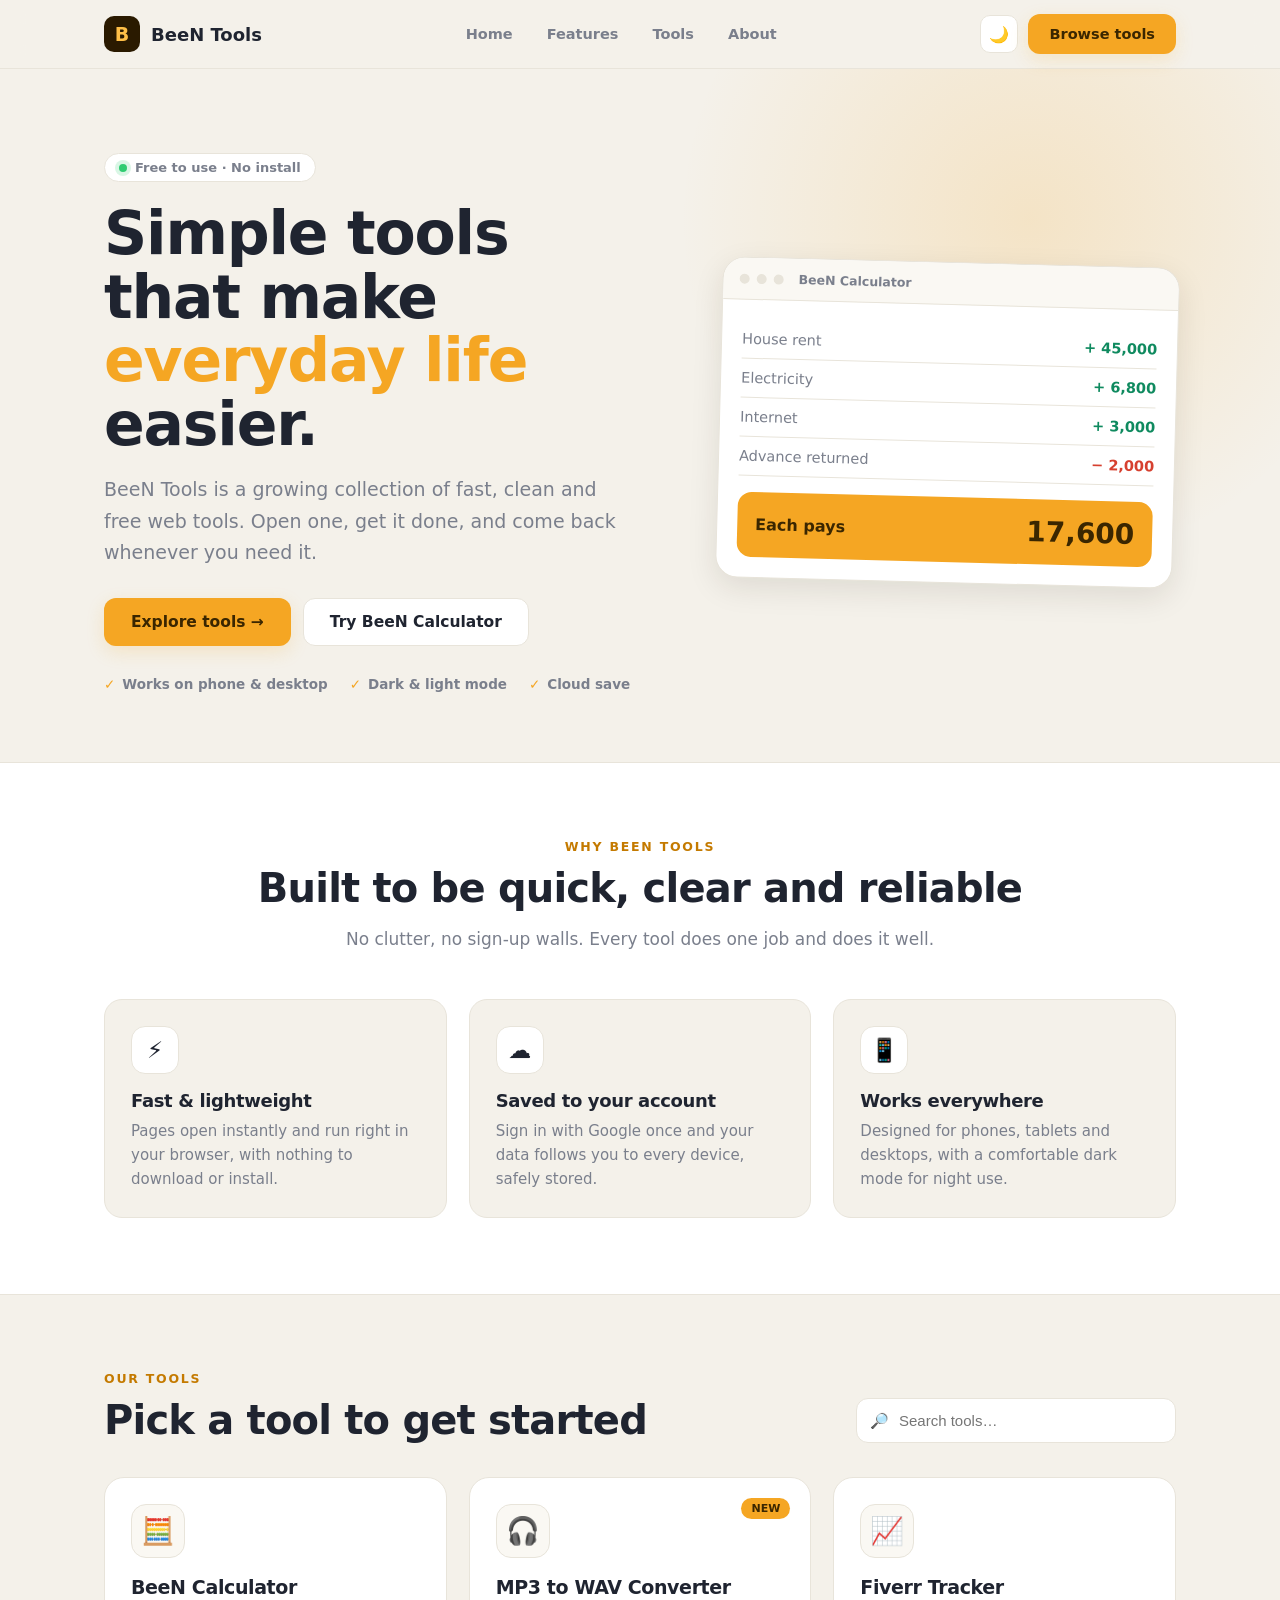
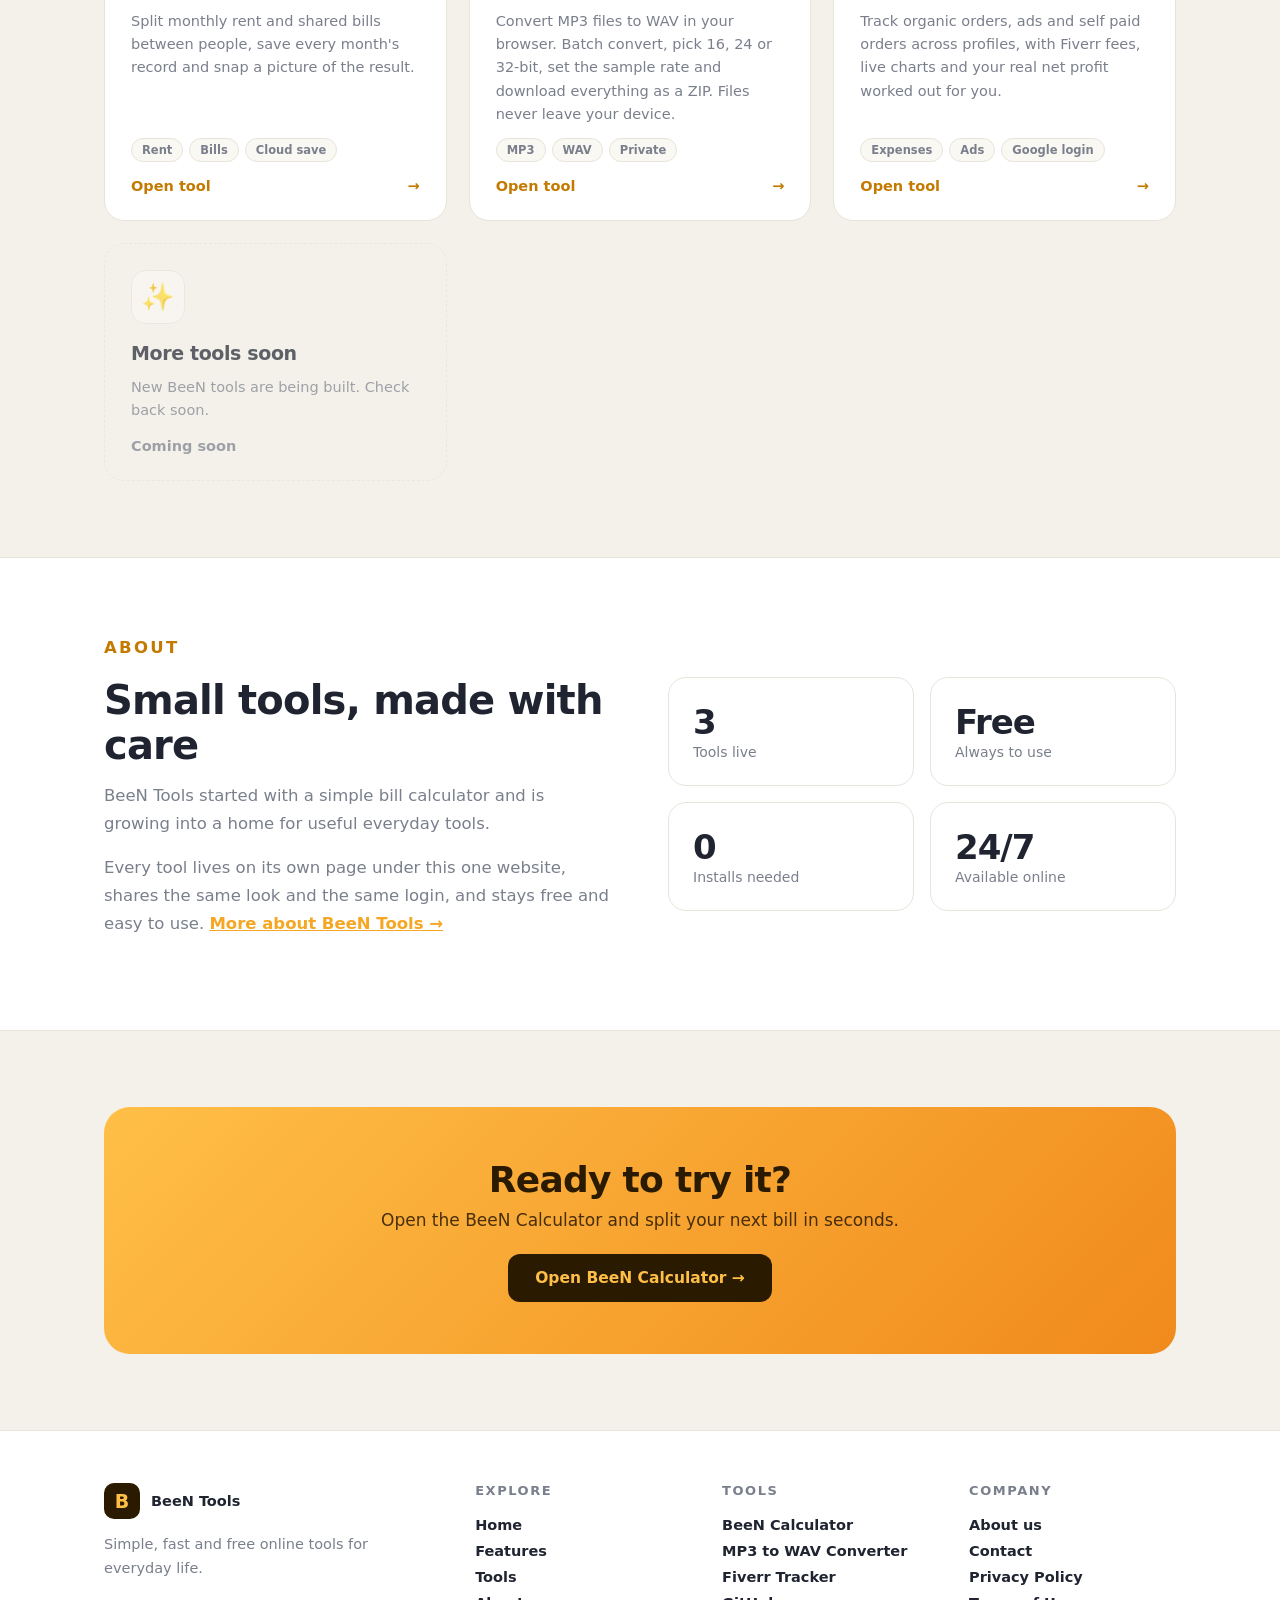
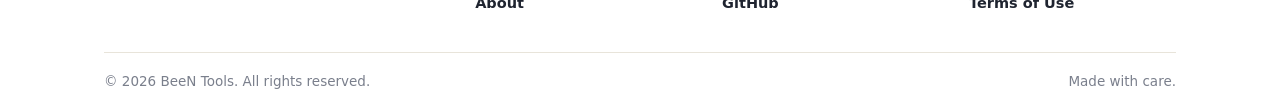
<file: index.html>
<!DOCTYPE html>
<html lang="en">
<head>
<meta charset="UTF-8">
<meta name="viewport" content="width=device-width, initial-scale=1">
<title>BeeN Tools – Free MP3 to WAV Converter, Bill Splitter &amp; More</title>
<meta name="description" content="Free online tools by BeeN Tools: convert MP3 to WAV in your browser, split rent and shared bills, and track Fiverr orders, ads and fees.">
<meta name="robots" content="index,follow,max-image-preview:large">
<link rel="canonical" href="https://muzammilj.github.io/BeeN_Tools/">
<meta name="theme-color" content="#f5a623">
<link rel="icon" href="favicon.svg" type="image/svg+xml">
<link rel="apple-touch-icon" href="apple-touch-icon.png">
<meta property="og:type" content="website">
<meta property="og:site_name" content="BeeN Tools">
<meta property="og:title" content="BeeN Tools – Free MP3 to WAV Converter, Bill Splitter &amp; More">
<meta property="og:description" content="Free online tools by BeeN Tools: convert MP3 to WAV in your browser, split rent and shared bills, and track Fiverr orders, ads and fees.">
<meta property="og:url" content="https://muzammilj.github.io/BeeN_Tools/">
<meta property="og:image" content="https://muzammilj.github.io/BeeN_Tools/og-image.png">
<meta property="og:image:width" content="1200">
<meta property="og:image:height" content="630">
<meta name="twitter:card" content="summary_large_image">
<script type="application/ld+json">[{"@context": "https://schema.org", "@type": "WebSite", "name": "BeeN Tools", "url": "https://muzammilj.github.io/BeeN_Tools/", "description": "Free online tools by BeeN Tools: convert MP3 to WAV in your browser, split rent and shared bills, and track Fiverr orders, ads and fees.", "inLanguage": "en"}, {"@context": "https://schema.org", "@type": "Organization", "name": "BeeN Tools", "url": "https://muzammilj.github.io/BeeN_Tools/", "logo": "https://muzammilj.github.io/BeeN_Tools/apple-touch-icon.png"}, {"@context": "https://schema.org", "@type": "ItemList", "name": "BeeN Tools", "itemListElement": [{"@type": "ListItem", "position": 1, "name": "BeeN Calculator", "url": "https://muzammilj.github.io/BeeN_Tools/bill-calculator/"}, {"@type": "ListItem", "position": 2, "name": "MP3 to WAV Converter", "url": "https://muzammilj.github.io/BeeN_Tools/mp3-to-wav/"}, {"@type": "ListItem", "position": 3, "name": "Fiverr Tracker", "url": "https://muzammilj.github.io/BeeN_Tools/fiverr-tracker/"}]}]</script>
<link rel="stylesheet" href="assets/shared.css">
<style>
  html{scroll-behavior:smooth;scroll-padding-top:80px}
  .wrap{width:100%;max-width:1120px;margin:0 auto;padding:0 24px}
  a{color:inherit}
  h1,h2,h3{letter-spacing:-.02em}

  /* NAV */
  header.top{position:sticky;top:0;z-index:20;background:color-mix(in srgb,var(--bg) 86%,transparent);backdrop-filter:blur(12px);-webkit-backdrop-filter:blur(12px);border-bottom:1px solid var(--line)}
  .bar{display:flex;align-items:center;justify-content:space-between;height:68px}
  .brand{display:flex;align-items:center;gap:11px;text-decoration:none;font-weight:800;font-size:18px}
  .brand .logo{width:36px;height:36px;font-size:19px;border-radius:10px}
  .links{display:flex;align-items:center;gap:6px}
  .links a{text-decoration:none;font-size:14.5px;font-weight:600;color:var(--muted);padding:8px 14px;border-radius:10px;transition:color .15s,background .15s}
  .links a:hover{color:var(--ink);background:var(--field)}
  .actions{display:flex;align-items:center;gap:10px}
  .theme{border:1px solid var(--line);background:var(--card);color:var(--ink);width:38px;height:38px;border-radius:10px;font-size:16px;cursor:pointer}
  .theme:hover{border-color:var(--accent)}
  .btn{display:inline-flex;align-items:center;gap:8px;text-decoration:none;font-weight:700;font-size:14.5px;padding:11px 20px;border-radius:12px;border:1px solid transparent;cursor:pointer;transition:transform .15s,box-shadow .15s,background .15s}
  .btn.pri{background:var(--accent);color:var(--accent-ink);box-shadow:0 6px 18px var(--glow)}
  .btn.pri:hover{transform:translateY(-2px);box-shadow:0 10px 24px var(--glow)}
  .btn.sec{background:var(--card);border-color:var(--line);color:var(--ink)}
  .btn.sec:hover{border-color:var(--accent)}
  .btn.lg{padding:14px 26px;font-size:15.5px}

  /* HERO */
  .hero{padding:84px 0 70px;position:relative;overflow:hidden}
  .hero::before{content:"";position:absolute;inset:-200px -100px auto auto;width:700px;height:700px;background:radial-gradient(closest-side,var(--glow),transparent);pointer-events:none}
  .hero-grid{display:grid;grid-template-columns:1.1fr .9fr;gap:56px;align-items:center;position:relative}
  .pill{display:inline-flex;align-items:center;gap:8px;font-size:13px;font-weight:700;padding:6px 14px;border-radius:99px;background:var(--card);border:1px solid var(--line);color:var(--muted)}
  .pill i{width:8px;height:8px;border-radius:50%;background:#2ecc71;box-shadow:0 0 0 4px rgba(46,204,113,.18)}
  .hero h1{font-size:clamp(36px,5.4vw,60px);line-height:1.06;margin:20px 0 18px;font-weight:800}
  .hero h1 em{font-style:normal;color:var(--accent)}
  .hero p.lead{font-size:clamp(16px,2vw,19px);line-height:1.65;color:var(--muted);max-width:520px;margin:0 0 30px}
  .cta{display:flex;gap:12px;flex-wrap:wrap}
  .trust{display:flex;gap:22px;flex-wrap:wrap;margin-top:30px;font-size:13.5px;color:var(--muted);font-weight:600}
  .trust span::before{content:"✓";color:var(--accent);font-weight:800;margin-right:7px}

  .preview{background:var(--card);border:1px solid var(--line);border-radius:22px;box-shadow:var(--shadow);overflow:hidden;transform:rotate(1.5deg);transition:transform .3s}
  .preview:hover{transform:rotate(0)}
  .pv-head{display:flex;align-items:center;gap:7px;padding:13px 16px;border-bottom:1px solid var(--line);background:var(--field)}
  .pv-head i{width:10px;height:10px;border-radius:50%;background:var(--line)}
  .pv-head b{margin-left:8px;font-size:12.5px;color:var(--muted);font-weight:600}
  .pv-body{padding:20px}
  .pv-row{display:flex;justify-content:space-between;padding:11px 0;border-bottom:1px solid var(--line);font-size:14.5px}
  .pv-row span{color:var(--muted)}
  .pv-row b.p{color:#0f8a5f}
  .pv-row b.m{color:#d6402f}
  .pv-total{display:flex;justify-content:space-between;align-items:center;margin-top:16px;padding:16px 18px;border-radius:14px;background:var(--accent);color:var(--accent-ink);font-weight:700}
  .pv-total b{font-size:28px}

  /* SECTIONS */
  section{padding:76px 0}
  .alt{background:var(--card);border-top:1px solid var(--line);border-bottom:1px solid var(--line)}
  .eyebrow{font-size:12.5px;font-weight:800;text-transform:uppercase;letter-spacing:.14em;color:var(--accent);margin:0 0 12px}
  [data-theme="light"] .eyebrow{color:#c47a00}
  .s-title{font-size:clamp(28px,4vw,40px);margin:0 0 14px;font-weight:800;line-height:1.12}
  .s-sub{color:var(--muted);font-size:17px;line-height:1.65;max-width:600px;margin:0}
  .center{text-align:center}.center .s-sub{margin:0 auto}

  .feats{display:grid;grid-template-columns:repeat(3,1fr);gap:22px;margin-top:46px}
  .feat{padding:26px;border-radius:18px;background:var(--bg);border:1px solid var(--line)}
  .feat .fi{width:48px;height:48px;border-radius:14px;display:grid;place-items:center;font-size:23px;background:var(--card);border:1px solid var(--line);margin-bottom:16px}
  .feat h3{margin:0 0 8px;font-size:18px}
  .feat p{margin:0;color:var(--muted);font-size:15px;line-height:1.6}

  .t-head{display:flex;align-items:flex-end;justify-content:space-between;gap:20px;flex-wrap:wrap;margin-bottom:34px}
  .search{position:relative;width:100%;max-width:320px}
  .search input{width:100%;padding:13px 16px 13px 42px;border:1px solid var(--line);border-radius:12px;font-size:15px;background:var(--card);color:var(--ink);outline:none}
  .search input:focus{border-color:var(--accent)}
  .search span{position:absolute;left:14px;top:50%;transform:translateY(-50%);font-size:15px}
  .grid{display:grid;grid-template-columns:repeat(auto-fill,minmax(300px,1fr));gap:22px}
  .tool{position:relative;display:flex;flex-direction:column;gap:12px;padding:26px;background:var(--card);border:1px solid var(--line);border-radius:20px;text-decoration:none;color:var(--ink);transition:transform .18s,border-color .18s,box-shadow .18s}
  a.tool:hover{transform:translateY(-5px);border-color:var(--accent);box-shadow:0 16px 36px var(--glow)}
  .ico{width:54px;height:54px;border-radius:15px;background:var(--field);border:1px solid var(--line);display:grid;place-items:center;font-size:27px}
  .tool h3{margin:6px 0 0;font-size:19px}
  .tool p{margin:0;color:var(--muted);font-size:14.5px;line-height:1.6;flex:1}
  .tags{display:flex;gap:6px;flex-wrap:wrap}
  .tag{font-size:11.5px;font-weight:700;padding:4px 10px;border-radius:99px;background:var(--field);border:1px solid var(--line);color:var(--muted)}
  .go{display:flex;align-items:center;justify-content:space-between;font-weight:700;font-size:14.5px;margin-top:4px}
  [data-theme="light"] .go{color:#c47a00}
  [data-theme="dark"] .go{color:var(--accent)}
  .go i{font-style:normal;transition:transform .18s}
  a.tool:hover .go i{transform:translateX(5px)}
  .soon{border-style:dashed;background:transparent;opacity:.7}
  .soon .go{color:var(--muted)!important}
  .badge{position:absolute;top:20px;right:20px;font-size:11px;font-weight:800;padding:4px 10px;border-radius:99px;background:var(--accent);color:var(--accent-ink)}
  .none{display:none;text-align:center;color:var(--muted);padding:40px 0}

  .about{display:grid;grid-template-columns:1fr 1fr;gap:56px;align-items:center}
  .stats{display:grid;grid-template-columns:1fr 1fr;gap:16px}
  .stat{padding:24px;border-radius:18px;background:var(--card);border:1px solid var(--line)}
  .stat b{display:block;font-size:34px;font-weight:800;letter-spacing:-.03em}
  .stat span{color:var(--muted);font-size:14px}
  .about p{color:var(--muted);font-size:16.5px;line-height:1.7;margin:0 0 16px}

  .cta-band{margin:0 0 76px;padding:52px 40px;border-radius:26px;text-align:center;background:linear-gradient(135deg,#ffbf47,#f08a1c);color:#2a1a00}
  .cta-band h2{margin:0 0 10px;font-size:clamp(26px,4vw,36px);font-weight:800}
  .cta-band p{margin:0 0 24px;opacity:.85;font-size:17px}
  .cta-band .btn{background:#2a1a00;color:#ffbf47}

  /* FOOTER */
  footer{border-top:1px solid var(--line);background:var(--card);margin-top:auto}
  .f-grid{display:grid;grid-template-columns:1.6fr 1fr 1fr 1fr;gap:40px;padding:52px 0 36px}
  .f-grid p{color:var(--muted);font-size:14.5px;line-height:1.65;max-width:320px;margin:14px 0 0}
  .f-grid h4{margin:0 0 14px;font-size:13px;text-transform:uppercase;letter-spacing:.12em;color:var(--muted)}
  .f-grid a{display:block;text-decoration:none;font-size:14.5px;font-weight:600;padding:5px 0;color:var(--ink)}
  .f-grid a.brand{display:flex}
  .f-grid a:hover{color:var(--accent)}
  .copy{border-top:1px solid var(--line);padding:20px 0;display:flex;justify-content:space-between;flex-wrap:wrap;gap:10px;color:var(--muted);font-size:13.5px}

  body{min-height:100vh;display:flex;flex-direction:column}
  main{flex:1}

  @media(max-width:860px){
    .hero{padding:50px 0 44px}
    .hero-grid,.about{grid-template-columns:1fr;gap:40px}
    .preview{transform:none}
    .feats{grid-template-columns:1fr}
    .links{display:none}
    .f-grid{grid-template-columns:1fr 1fr}
    .f-grid>div:first-child{grid-column:1/-1}
    section{padding:56px 0}
    .cta-band{padding:40px 22px}
  }
</style>
</head>
<body>

<header class="top">
  <div class="wrap bar">
    <a class="brand" href="#home"><div class="logo">B</div>BeeN Tools</a>
    <nav class="links">
      <a href="#home">Home</a>
      <a href="#features">Features</a>
      <a href="#tools">Tools</a>
      <a href="#about">About</a>
    </nav>
    <div class="actions">
      <button class="theme" id="themeBtn" title="Dark / Light" onclick="BeeN.toggleTheme(this)">🌙</button>
      <a class="btn pri" href="#tools">Browse tools</a>
    </div>
  </div>
</header>

<main>
<!-- HERO -->
<div class="hero" id="home">
  <div class="wrap hero-grid">
    <div>
      <span class="pill"><i></i> Free to use · No install</span>
      <h1>Simple tools that make <em>everyday life</em> easier.</h1>
      <p class="lead">BeeN Tools is a growing collection of fast, clean and free web tools. Open one, get it done, and come back whenever you need it.</p>
      <div class="cta">
        <a class="btn pri lg" href="#tools">Explore tools →</a>
        <a class="btn sec lg" href="bill-calculator/">Try BeeN Calculator</a>
      </div>
      <div class="trust"><span>Works on phone &amp; desktop</span><span>Dark &amp; light mode</span><span>Cloud save</span></div>
    </div>
    <div class="preview" aria-hidden="true">
      <div class="pv-head"><i></i><i></i><i></i><b>BeeN Calculator</b></div>
      <div class="pv-body">
        <div class="pv-row"><span>House rent</span><b class="p">+ 45,000</b></div>
        <div class="pv-row"><span>Electricity</span><b class="p">+ 6,800</b></div>
        <div class="pv-row"><span>Internet</span><b class="p">+ 3,000</b></div>
        <div class="pv-row"><span>Advance returned</span><b class="m">− 2,000</b></div>
        <div class="pv-total"><span>Each pays</span><b>17,600</b></div>
      </div>
    </div>
  </div>
</div>

<!-- FEATURES -->
<section class="alt" id="features">
  <div class="wrap">
    <div class="center">
      <p class="eyebrow">Why BeeN Tools</p>
      <h2 class="s-title">Built to be quick, clear and reliable</h2>
      <p class="s-sub">No clutter, no sign-up walls. Every tool does one job and does it well.</p>
    </div>
    <div class="feats">
      <div class="feat"><div class="fi">⚡</div><h3>Fast &amp; lightweight</h3><p>Pages open instantly and run right in your browser, with nothing to download or install.</p></div>
      <div class="feat"><div class="fi">☁️</div><h3>Saved to your account</h3><p>Sign in with Google once and your data follows you to every device, safely stored.</p></div>
      <div class="feat"><div class="fi">📱</div><h3>Works everywhere</h3><p>Designed for phones, tablets and desktops, with a comfortable dark mode for night use.</p></div>
    </div>
  </div>
</section>

<!-- TOOLS -->
<section id="tools">
  <div class="wrap">
    <div class="t-head">
      <div>
        <p class="eyebrow">Our tools</p>
        <h2 class="s-title" style="margin:0">Pick a tool to get started</h2>
      </div>
      <div class="search"><span>🔎</span><input id="q" type="search" placeholder="Search tools…" autocomplete="off" aria-label="Search tools"></div>
    </div>

    <div class="grid" id="grid">
      <!-- ADD NEW TOOLS HERE: copy a card, change href (folder name), icon, title, text, tags -->
      <a class="tool" href="bill-calculator/" data-name="beeN calculator bill rent split monthly">
        <div class="ico">🧮</div>
        <h3>BeeN Calculator</h3>
        <p>Split monthly rent and shared bills between people, save every month's record and snap a picture of the result.</p>
        <div class="tags"><span class="tag">Rent</span><span class="tag">Bills</span><span class="tag">Cloud save</span></div>
        <div class="go">Open tool <i>→</i></div>
      </a>

      <a class="tool" href="mp3-to-wav/" data-name="mp3 to wav converter audio convert wav m4a ogg flac batch offline free">
        <span class="badge">NEW</span>
        <div class="ico">🎧</div>
        <h3>MP3 to WAV Converter</h3>
        <p>Convert MP3 files to WAV in your browser. Batch convert, pick 16, 24 or 32-bit, set the sample rate and download everything as a ZIP. Files never leave your device.</p>
        <div class="tags"><span class="tag">MP3</span><span class="tag">WAV</span><span class="tag">Private</span></div>
        <div class="go">Open tool <i>→</i></div>
      </a>

      <a class="tool" href="fiverr-tracker/" data-name="fiverr tracker expense ads organic orders profit">
        <div class="ico">📈</div>
        <h3>Fiverr Tracker</h3>
        <p>Track organic orders, ads and self paid orders across profiles, with Fiverr fees, live charts and your real net profit worked out for you.</p>
        <div class="tags"><span class="tag">Expenses</span><span class="tag">Ads</span><span class="tag">Google login</span></div>
        <div class="go">Open tool <i>→</i></div>
      </a>

      <div class="tool soon">
        <div class="ico">✨</div>
        <h3>More tools soon</h3>
        <p>New BeeN tools are being built. Check back soon.</p>
        <div class="go">Coming soon</div>
      </div>
    </div>
    <div class="none" id="none">No tool matches your search.</div>
  </div>
</section>

<div class="ad-slot" data-slot="home" aria-label="Advertisement"></div>

<!-- ABOUT -->
<section class="alt" id="about">
  <div class="wrap about">
    <div>
      <p class="eyebrow">About</p>
      <h2 class="s-title">Small tools, made with care</h2>
      <p>BeeN Tools started with a simple bill calculator and is growing into a home for useful everyday tools.</p>
      <p>Every tool lives on its own page under this one website, shares the same look and the same login, and stays free and easy to use. <a href="about/" style="color:var(--accent);font-weight:700">More about BeeN Tools →</a></p>
    </div>
    <div class="stats">
      <div class="stat"><b id="statTools">1</b><span>Tools live</span></div>
      <div class="stat"><b>Free</b><span>Always to use</span></div>
      <div class="stat"><b>0</b><span>Installs needed</span></div>
      <div class="stat"><b>24/7</b><span>Available online</span></div>
    </div>
  </div>
</section>

<section style="padding-bottom:0">
  <div class="wrap">
    <div class="cta-band">
      <h2>Ready to try it?</h2>
      <p>Open the BeeN Calculator and split your next bill in seconds.</p>
      <a class="btn lg" href="bill-calculator/">Open BeeN Calculator →</a>
    </div>
  </div>
</section>
</main>

<footer>
  <div class="wrap">
    <div class="f-grid">
      <div>
        <a class="brand" href="#home" style="padding:0"><div class="logo">B</div>BeeN Tools</a>
        <p>Simple, fast and free online tools for everyday life.</p>
      </div>
      <div>
        <h4>Explore</h4>
        <a href="#home">Home</a>
        <a href="#features">Features</a>
        <a href="#tools">Tools</a>
        <a href="#about">About</a>
      </div>
      <div>
        <h4>Tools</h4>
        <a href="bill-calculator/">BeeN Calculator</a>
        <a href="mp3-to-wav/">MP3 to WAV Converter</a>
        <a href="fiverr-tracker/">Fiverr Tracker</a>
        <a href="https://github.com/MUZAMMILJ/BeeN_Tools" target="_blank" rel="noopener">GitHub</a>
      </div>
      <div>
        <h4>Company</h4>
        <a href="about/">About us</a>
        <a href="contact/">Contact</a>
        <a href="privacy/">Privacy Policy</a>
        <a href="terms/">Terms of Use</a>
      </div>
    </div>
    <div class="copy"><span>© <span id="yr"></span> BeeN Tools. All rights reserved.</span><span>Made with care.</span></div>
  </div>
</footer>

<script src="assets/shared.js"></script>
<script src="assets/ads.js"></script>
<script>
  BeeN.initTheme(document.getElementById('themeBtn'));
  document.getElementById('yr').textContent=new Date().getFullYear();
  const cards=[...document.querySelectorAll('#grid a.tool')], soon=document.querySelector('.soon');
  document.getElementById('statTools').textContent=cards.length;
  const none=document.getElementById('none');
  document.getElementById('q').addEventListener('input',e=>{
    const v=e.target.value.trim().toLowerCase(); let n=0;
    cards.forEach(c=>{const hit=!v||(c.dataset.name+' '+c.textContent).toLowerCase().includes(v);c.style.display=hit?'':'none';if(hit)n++});
    soon.style.display=v?'none':'';
    none.style.display=n?'none':'block';
  });
</script>
</body>
</html>
</file>
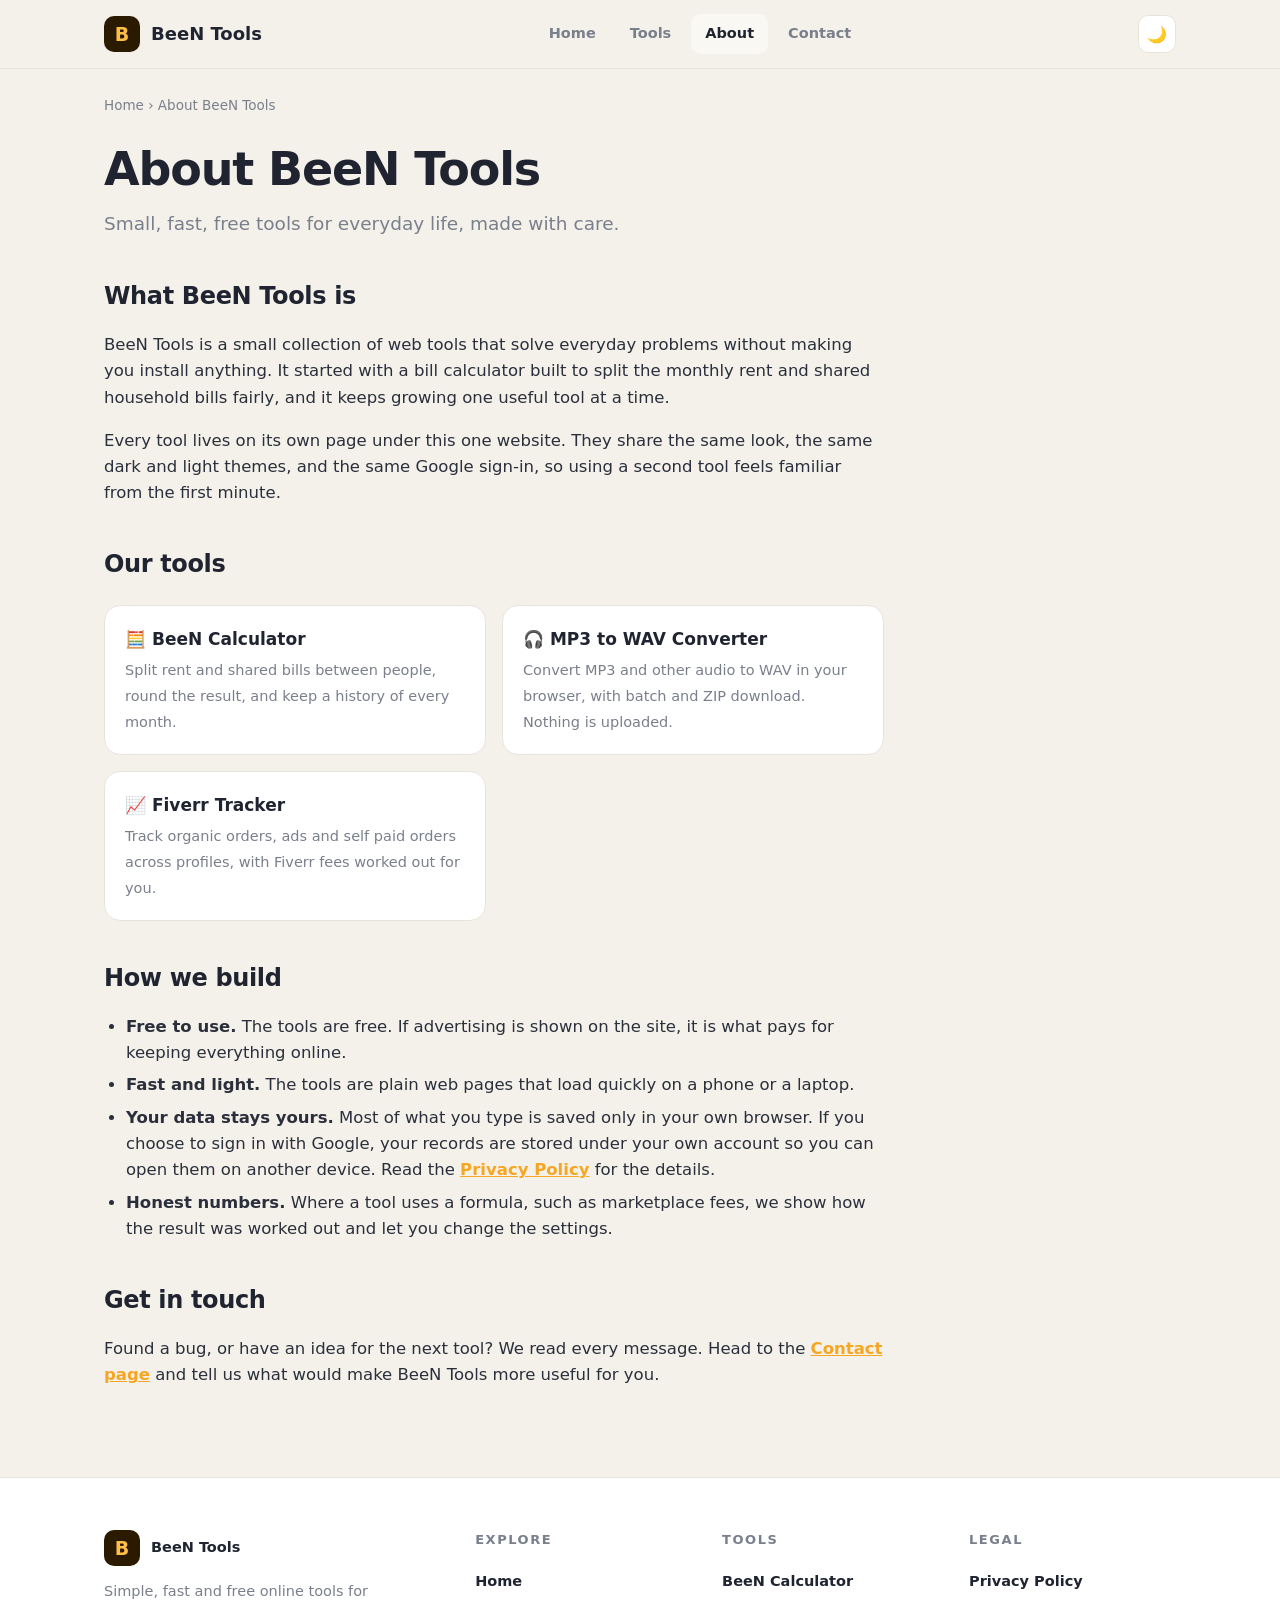
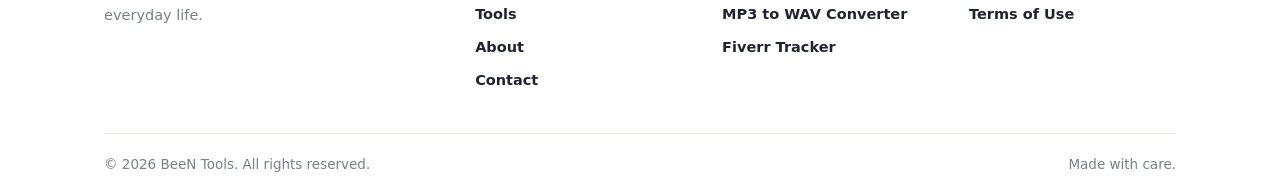
<file: about/index.html>
<!DOCTYPE html>
<html lang="en">
<head>
<meta charset="UTF-8">
<meta name="viewport" content="width=device-width, initial-scale=1">
<title>About BeeN Tools – Free Everyday Web Tools</title>
<meta name="description" content="Learn about BeeN Tools, a growing set of free online tools including an MP3 to WAV converter, a bill splitter and a Fiverr profit tracker, built to be fast, simple and private.">
<meta name="robots" content="index,follow,max-image-preview:large">
<link rel="canonical" href="https://muzammilj.github.io/BeeN_Tools/about/">
<meta name="theme-color" content="#f5a623">
<link rel="icon" href="../favicon.svg" type="image/svg+xml">
<link rel="apple-touch-icon" href="../apple-touch-icon.png">
<meta property="og:type" content="website">
<meta property="og:site_name" content="BeeN Tools">
<meta property="og:title" content="About BeeN Tools – Free Everyday Web Tools">
<meta property="og:description" content="Learn about BeeN Tools, a growing set of free online tools including an MP3 to WAV converter, a bill splitter and a Fiverr profit tracker, built to be fast, simple and private.">
<meta property="og:url" content="https://muzammilj.github.io/BeeN_Tools/about/">
<meta property="og:image" content="https://muzammilj.github.io/BeeN_Tools/og-image.png">
<meta name="twitter:card" content="summary_large_image">
<link rel="stylesheet" href="../assets/shared.css">
<link rel="stylesheet" href="../assets/page.css">
<script type="application/ld+json">[{"@context": "https://schema.org", "@type": "AboutPage", "name": "About BeeN Tools – Free Everyday Web Tools", "url": "https://muzammilj.github.io/BeeN_Tools/about/", "description": "Learn about BeeN Tools, a growing set of free online tools including an MP3 to WAV converter, a bill splitter and a Fiverr profit tracker, built to be fast, simple and private.", "isPartOf": {"@type": "WebSite", "name": "BeeN Tools", "url": "https://muzammilj.github.io/BeeN_Tools/"}}, {"@context": "https://schema.org", "@type": "BreadcrumbList", "itemListElement": [{"@type": "ListItem", "position": 1, "name": "Home", "item": "https://muzammilj.github.io/BeeN_Tools/"}, {"@type": "ListItem", "position": 2, "name": "About BeeN Tools", "item": "https://muzammilj.github.io/BeeN_Tools/about/"}]}]</script>
</head>
<body>
<header class="top">
  <div class="wrap bar">
    <a class="brand" href="../"><div class="logo">B</div>BeeN Tools</a>
    <nav class="links">
      <a href="../">Home</a>
      <a href="../#tools">Tools</a>
      <a href="../about/" class=on>About</a>
      <a href="../contact/">Contact</a>
    </nav>
    <button class="theme" id="themeBtn" title="Dark / Light" aria-label="Toggle dark or light theme" onclick="BeeN.toggleTheme(this)">🌙</button>
  </div>
</header>
<main>
  <div class="wrap">
    <nav class="crumbs" aria-label="Breadcrumb"><a href="../">Home</a> › About BeeN Tools</nav>
    <article class="prose">
      <h1>About BeeN Tools</h1>
      <p class="lead">Small, fast, free tools for everyday life, made with care.</p>
      <h2>What BeeN Tools is</h2>
      <p>BeeN Tools is a small collection of web tools that solve everyday problems without making you install anything. It started with a bill calculator built to split the monthly rent and shared household bills fairly, and it keeps growing one useful tool at a time.</p>
      <p>Every tool lives on its own page under this one website. They share the same look, the same dark and light themes, and the same Google sign-in, so using a second tool feels familiar from the first minute.</p>

      <h2>Our tools</h2>
      <div class="cards">
        <a href="../bill-calculator/"><b>🧮 BeeN Calculator</b><span>Split rent and shared bills between people, round the result, and keep a history of every month.</span></a>
        <a href="../mp3-to-wav/"><b>🎧 MP3 to WAV Converter</b><span>Convert MP3 and other audio to WAV in your browser, with batch and ZIP download. Nothing is uploaded.</span></a>
        <a href="../fiverr-tracker/"><b>📈 Fiverr Tracker</b><span>Track organic orders, ads and self paid orders across profiles, with Fiverr fees worked out for you.</span></a>
      </div>

      <h2>How we build</h2>
      <ul>
        <li><b>Free to use.</b> The tools are free. If advertising is shown on the site, it is what pays for keeping everything online.</li>
        <li><b>Fast and light.</b> The tools are plain web pages that load quickly on a phone or a laptop.</li>
        <li><b>Your data stays yours.</b> Most of what you type is saved only in your own browser. If you choose to sign in with Google, your records are stored under your own account so you can open them on another device. Read the <a href="../privacy/">Privacy Policy</a> for the details.</li>
        <li><b>Honest numbers.</b> Where a tool uses a formula, such as marketplace fees, we show how the result was worked out and let you change the settings.</li>
      </ul>

      <h2>Get in touch</h2>
      <p>Found a bug, or have an idea for the next tool? We read every message. Head to the <a href="../contact/">Contact page</a> and tell us what would make BeeN Tools more useful for you.</p>
    </article>
  </div>
</main>
<footer>
  <div class="wrap">
    <div class="f-grid">
      <div>
        <a class="brand" href="../" style="padding:0"><div class="logo">B</div>BeeN Tools</a>
        <p>Simple, fast and free online tools for everyday life.</p>
      </div>
      <div>
        <h4>Explore</h4>
        <a href="../">Home</a>
        <a href="../#tools">Tools</a>
        <a href="../about/">About</a>
        <a href="../contact/">Contact</a>
      </div>
      <div>
        <h4>Tools</h4>
        <a href="../bill-calculator/">BeeN Calculator</a>
        <a href="../mp3-to-wav/">MP3 to WAV Converter</a>
        <a href="../fiverr-tracker/">Fiverr Tracker</a>
      </div>
      <div>
        <h4>Legal</h4>
        <a href="../privacy/">Privacy Policy</a>
        <a href="../terms/">Terms of Use</a>
      </div>
    </div>
    <div class="copy"><span>© <span id="yr"></span> BeeN Tools. All rights reserved.</span><span>Made with care.</span></div>
  </div>
</footer>
<script src="../assets/shared.js"></script>
<script>BeeN.initTheme(document.getElementById('themeBtn'));document.getElementById('yr').textContent=new Date().getFullYear();</script>
</body>
</html>
</file>
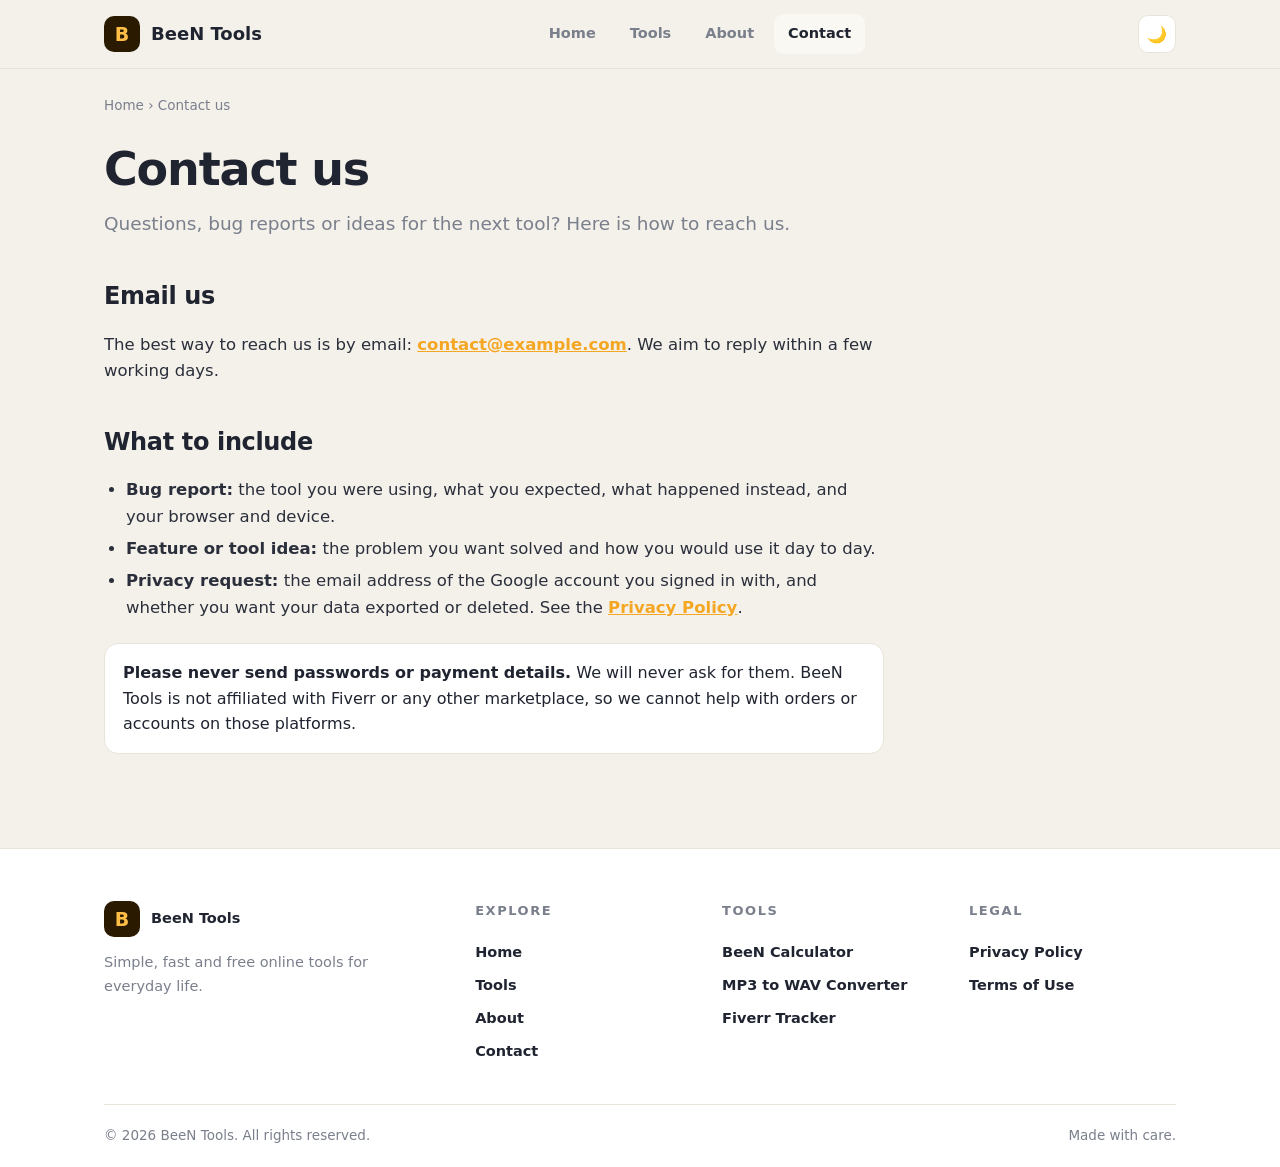
<file: contact/index.html>
<!DOCTYPE html>
<html lang="en">
<head>
<meta charset="UTF-8">
<meta name="viewport" content="width=device-width, initial-scale=1">
<title>Contact BeeN Tools – Support, Feedback and Ideas</title>
<meta name="description" content="Contact BeeN Tools to report a bug, suggest a new tool, or make a privacy request. Find the email address and what to include.">
<meta name="robots" content="index,follow,max-image-preview:large">
<link rel="canonical" href="https://muzammilj.github.io/BeeN_Tools/contact/">
<meta name="theme-color" content="#f5a623">
<link rel="icon" href="../favicon.svg" type="image/svg+xml">
<link rel="apple-touch-icon" href="../apple-touch-icon.png">
<meta property="og:type" content="website">
<meta property="og:site_name" content="BeeN Tools">
<meta property="og:title" content="Contact BeeN Tools – Support, Feedback and Ideas">
<meta property="og:description" content="Contact BeeN Tools to report a bug, suggest a new tool, or make a privacy request. Find the email address and what to include.">
<meta property="og:url" content="https://muzammilj.github.io/BeeN_Tools/contact/">
<meta property="og:image" content="https://muzammilj.github.io/BeeN_Tools/og-image.png">
<meta name="twitter:card" content="summary_large_image">
<link rel="stylesheet" href="../assets/shared.css">
<link rel="stylesheet" href="../assets/page.css">
<script type="application/ld+json">[{"@context": "https://schema.org", "@type": "ContactPage", "name": "Contact BeeN Tools – Support, Feedback and Ideas", "url": "https://muzammilj.github.io/BeeN_Tools/contact/", "description": "Contact BeeN Tools to report a bug, suggest a new tool, or make a privacy request. Find the email address and what to include.", "isPartOf": {"@type": "WebSite", "name": "BeeN Tools", "url": "https://muzammilj.github.io/BeeN_Tools/"}}, {"@context": "https://schema.org", "@type": "BreadcrumbList", "itemListElement": [{"@type": "ListItem", "position": 1, "name": "Home", "item": "https://muzammilj.github.io/BeeN_Tools/"}, {"@type": "ListItem", "position": 2, "name": "Contact us", "item": "https://muzammilj.github.io/BeeN_Tools/contact/"}]}]</script>
</head>
<body>
<header class="top">
  <div class="wrap bar">
    <a class="brand" href="../"><div class="logo">B</div>BeeN Tools</a>
    <nav class="links">
      <a href="../">Home</a>
      <a href="../#tools">Tools</a>
      <a href="../about/">About</a>
      <a href="../contact/" class=on>Contact</a>
    </nav>
    <button class="theme" id="themeBtn" title="Dark / Light" aria-label="Toggle dark or light theme" onclick="BeeN.toggleTheme(this)">🌙</button>
  </div>
</header>
<main>
  <div class="wrap">
    <nav class="crumbs" aria-label="Breadcrumb"><a href="../">Home</a> › Contact us</nav>
    <article class="prose">
      <h1>Contact us</h1>
      <p class="lead">Questions, bug reports or ideas for the next tool? Here is how to reach us.</p>
      <h2>Email us</h2>
      <p>The best way to reach us is by email: <a href="mailto:contact@example.com">contact@example.com</a>. We aim to reply within a few working days.</p>

      <h2>What to include</h2>
      <ul>
        <li><b>Bug report:</b> the tool you were using, what you expected, what happened instead, and your browser and device.</li>
        <li><b>Feature or tool idea:</b> the problem you want solved and how you would use it day to day.</li>
        <li><b>Privacy request:</b> the email address of the Google account you signed in with, and whether you want your data exported or deleted. See the <a href="../privacy/">Privacy Policy</a>.</li>
      </ul>

      <div class="note"><b>Please never send passwords or payment details.</b> We will never ask for them. BeeN Tools is not affiliated with Fiverr or any other marketplace, so we cannot help with orders or accounts on those platforms.</div>
    </article>
  </div>
</main>
<footer>
  <div class="wrap">
    <div class="f-grid">
      <div>
        <a class="brand" href="../" style="padding:0"><div class="logo">B</div>BeeN Tools</a>
        <p>Simple, fast and free online tools for everyday life.</p>
      </div>
      <div>
        <h4>Explore</h4>
        <a href="../">Home</a>
        <a href="../#tools">Tools</a>
        <a href="../about/">About</a>
        <a href="../contact/">Contact</a>
      </div>
      <div>
        <h4>Tools</h4>
        <a href="../bill-calculator/">BeeN Calculator</a>
        <a href="../mp3-to-wav/">MP3 to WAV Converter</a>
        <a href="../fiverr-tracker/">Fiverr Tracker</a>
      </div>
      <div>
        <h4>Legal</h4>
        <a href="../privacy/">Privacy Policy</a>
        <a href="../terms/">Terms of Use</a>
      </div>
    </div>
    <div class="copy"><span>© <span id="yr"></span> BeeN Tools. All rights reserved.</span><span>Made with care.</span></div>
  </div>
</footer>
<script src="../assets/shared.js"></script>
<script>BeeN.initTheme(document.getElementById('themeBtn'));document.getElementById('yr').textContent=new Date().getFullYear();</script>
</body>
</html>
</file>
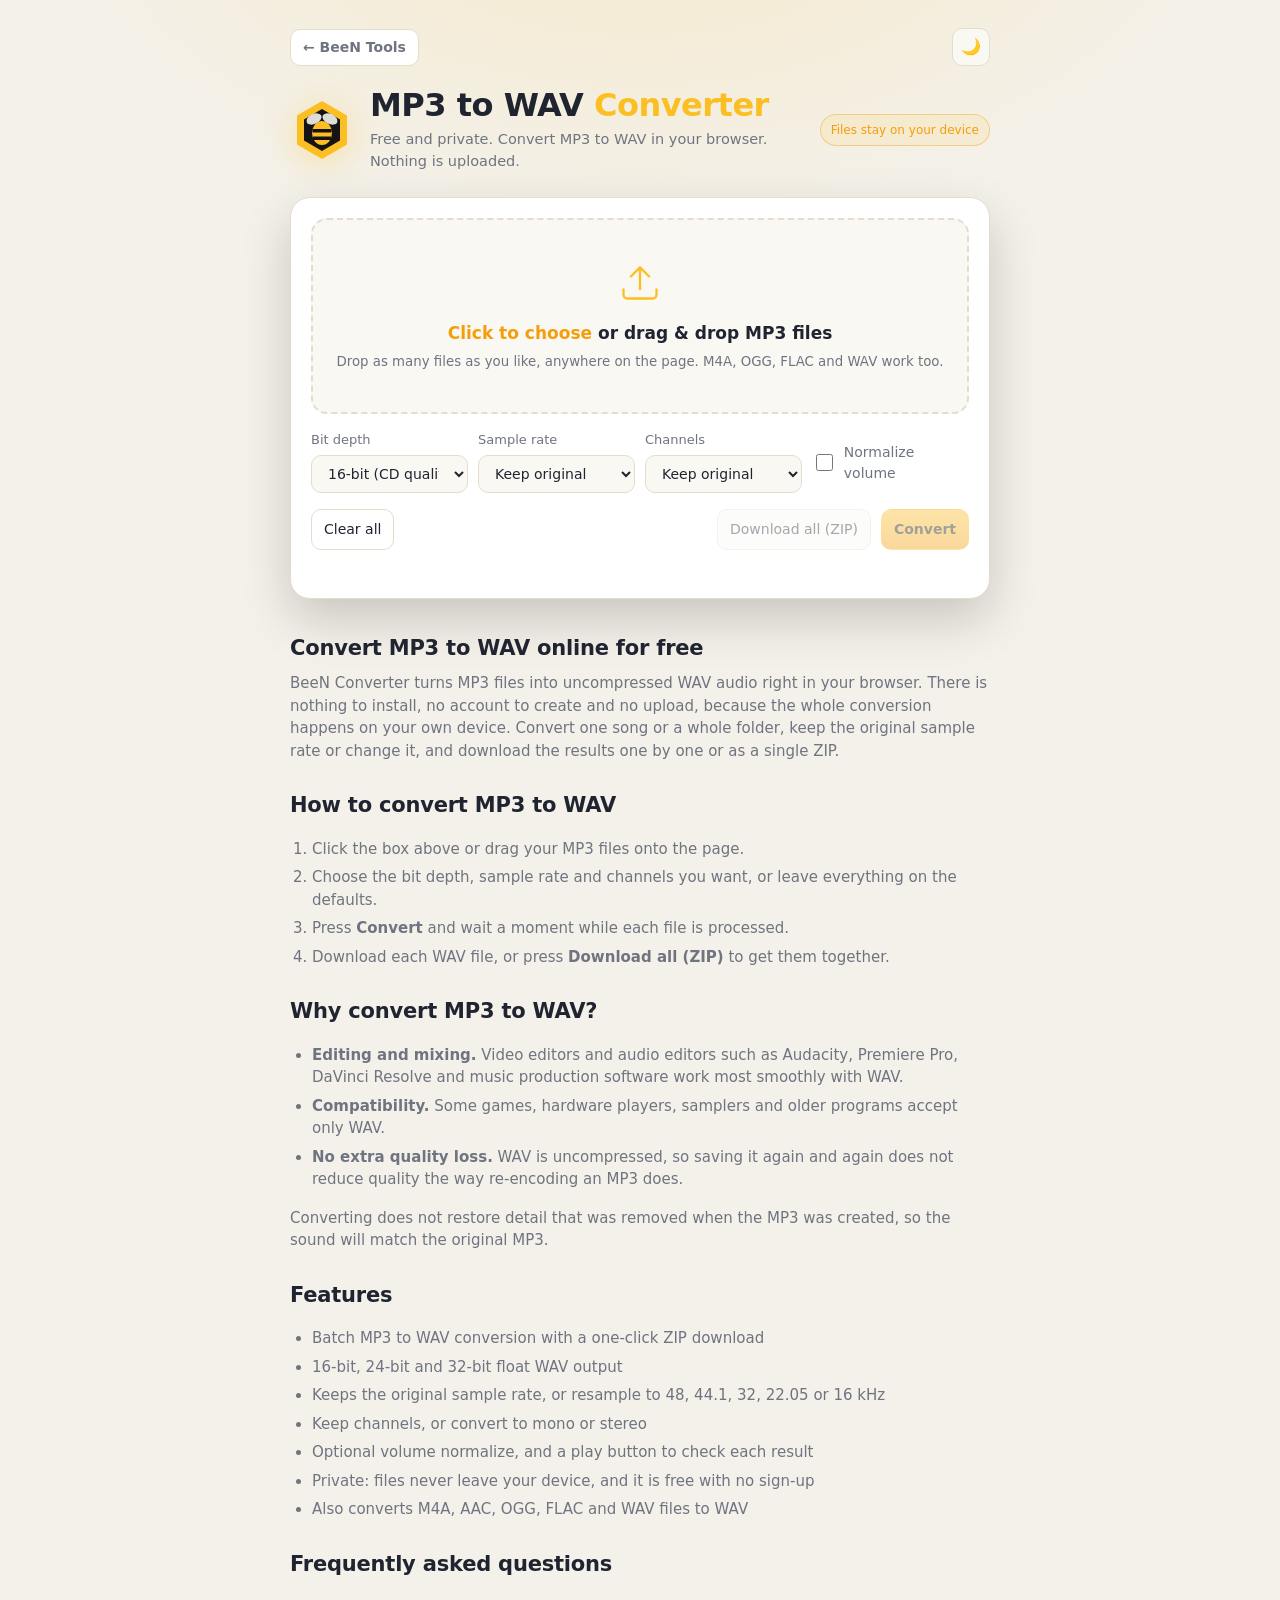
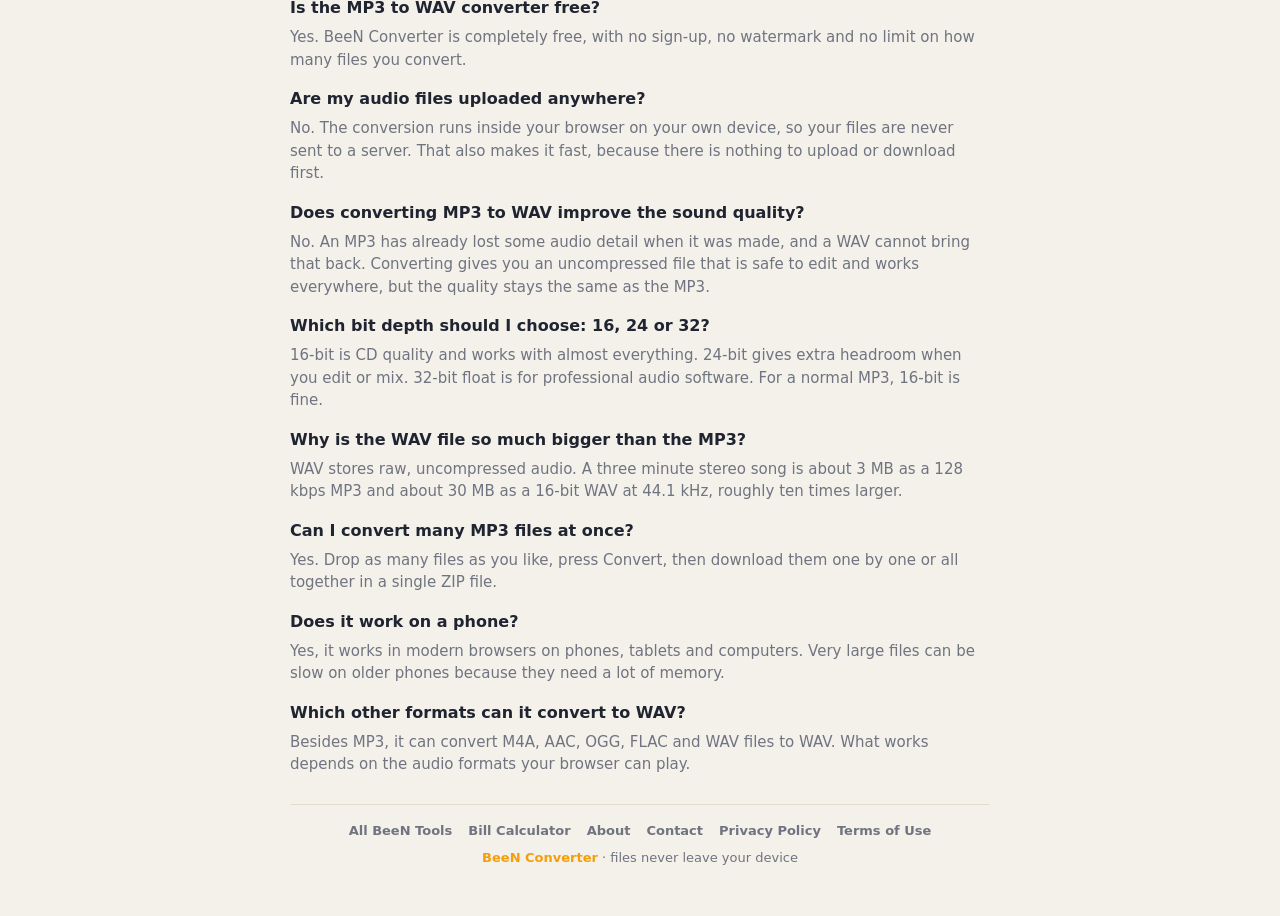
<file: mp3-to-wav/index.html>
<!doctype html>
<html lang="en">
<head>
<meta charset="utf-8">
<meta name="viewport" content="width=device-width, initial-scale=1">
<title>MP3 to WAV Converter – Free, Private &amp; Batch | BeeN Converter</title>
<meta name="description" content="Convert MP3 to WAV online for free. Batch convert, pick 16-bit, 24-bit or 32-bit, set sample rate and mono or stereo. Files never leave your device.">
<meta name="keywords" content="mp3 to wav, mp3 to wav converter, convert mp3 to wav, mp3 to wav online, free mp3 to wav, batch mp3 to wav, mp3 to wav 24 bit, offline audio converter, m4a to wav, ogg to wav, flac to wav, audio converter, BeeN Converter">
<meta name="robots" content="index,follow,max-image-preview:large">
<link rel="canonical" href="https://muzammilj.github.io/BeeN_Tools/mp3-to-wav/">
<meta name="theme-color" content="#fbbf24">
<link rel="icon" href="data:image/svg+xml,%3Csvg xmlns='http://www.w3.org/2000/svg' viewBox='0 0 64 64'%3E%3Cpath d='M32 4l24 14v28L32 60 8 46V18z' fill='%23fbbf24'/%3E%3Cpath d='M32 14l15 9v18l-15 9-15-9V23z' fill='%23161412'/%3E%3C/svg%3E">
<link rel="apple-touch-icon" href="../apple-touch-icon.png">
<meta property="og:type" content="website">
<meta property="og:site_name" content="BeeN Tools">
<meta property="og:title" content="MP3 to WAV Converter – Free, Private &amp; Batch | BeeN Converter">
<meta property="og:description" content="Convert MP3 to WAV online for free. Batch convert, pick 16-bit, 24-bit or 32-bit, set sample rate and mono or stereo. Files never leave your device.">
<meta property="og:url" content="https://muzammilj.github.io/BeeN_Tools/mp3-to-wav/">
<meta property="og:image" content="https://muzammilj.github.io/BeeN_Tools/og-image.png">
<meta name="twitter:card" content="summary_large_image">
<script type="application/ld+json">[{"@context": "https://schema.org", "@type": "WebApplication", "name": "BeeN Converter – MP3 to WAV", "url": "https://muzammilj.github.io/BeeN_Tools/mp3-to-wav/", "description": "Convert MP3 to WAV online for free. Batch convert, pick 16-bit, 24-bit or 32-bit, set sample rate and mono or stereo. Files never leave your device.", "applicationCategory": "MultimediaApplication", "operatingSystem": "Any (web browser)", "inLanguage": "en", "isAccessibleForFree": true, "keywords": "mp3 to wav, mp3 to wav converter, convert mp3 to wav, mp3 to wav online, free mp3 to wav, batch mp3 to wav, mp3 to wav 24 bit, offline audio converter, m4a to wav, ogg to wav, flac to wav, audio converter, BeeN Converter", "featureList": ["Batch MP3 to WAV conversion", "16-bit, 24-bit and 32-bit float output", "Keep or change sample rate", "Mono or stereo output", "Peak normalize", "Download all as ZIP", "Runs locally in your browser"], "offers": {"@type": "Offer", "price": "0", "priceCurrency": "USD"}, "publisher": {"@type": "Organization", "name": "BeeN Tools", "url": "https://muzammilj.github.io/BeeN_Tools/"}}, {"@context": "https://schema.org", "@type": "FAQPage", "mainEntity": [{"@type": "Question", "name": "Is the MP3 to WAV converter free?", "acceptedAnswer": {"@type": "Answer", "text": "Yes. BeeN Converter is completely free, with no sign-up, no watermark and no limit on how many files you convert."}}, {"@type": "Question", "name": "Are my audio files uploaded anywhere?", "acceptedAnswer": {"@type": "Answer", "text": "No. The conversion runs inside your browser on your own device, so your files are never sent to a server. That also makes it fast, because there is nothing to upload or download first."}}, {"@type": "Question", "name": "Does converting MP3 to WAV improve the sound quality?", "acceptedAnswer": {"@type": "Answer", "text": "No. An MP3 has already lost some audio detail when it was made, and a WAV cannot bring that back. Converting gives you an uncompressed file that is safe to edit and works everywhere, but the quality stays the same as the MP3."}}, {"@type": "Question", "name": "Which bit depth should I choose: 16, 24 or 32?", "acceptedAnswer": {"@type": "Answer", "text": "16-bit is CD quality and works with almost everything. 24-bit gives extra headroom when you edit or mix. 32-bit float is for professional audio software. For a normal MP3, 16-bit is fine."}}, {"@type": "Question", "name": "Why is the WAV file so much bigger than the MP3?", "acceptedAnswer": {"@type": "Answer", "text": "WAV stores raw, uncompressed audio. A three minute stereo song is about 3 MB as a 128 kbps MP3 and about 30 MB as a 16-bit WAV at 44.1 kHz, roughly ten times larger."}}, {"@type": "Question", "name": "Can I convert many MP3 files at once?", "acceptedAnswer": {"@type": "Answer", "text": "Yes. Drop as many files as you like, press Convert, then download them one by one or all together in a single ZIP file."}}, {"@type": "Question", "name": "Does it work on a phone?", "acceptedAnswer": {"@type": "Answer", "text": "Yes, it works in modern browsers on phones, tablets and computers. Very large files can be slow on older phones because they need a lot of memory."}}, {"@type": "Question", "name": "Which other formats can it convert to WAV?", "acceptedAnswer": {"@type": "Answer", "text": "Besides MP3, it can convert M4A, AAC, OGG, FLAC and WAV files to WAV. What works depends on the audio formats your browser can play."}}]}, {"@context": "https://schema.org", "@type": "BreadcrumbList", "itemListElement": [{"@type": "ListItem", "position": 1, "name": "Home", "item": "https://muzammilj.github.io/BeeN_Tools/"}, {"@type": "ListItem", "position": 2, "name": "MP3 to WAV Converter", "item": "https://muzammilj.github.io/BeeN_Tools/mp3-to-wav/"}]}]</script>
<style>
  :root{
    --bg:#121110;--card:#1c1a17;--card2:#242119;--hover:#2b261a;--line:#3a352b;
    --text:#f5f1e8;--muted:#a39a87;
    --honey:#fbbf24;--honey2:#f59e0b;--ink:#1a1405;
    --ok:#4ade80;--err:#f87171;--okink:#052e12;--pat:.07;
  }
  [data-theme="light"]{
    --bg:#f4f1ea;--card:#ffffff;--card2:#faf8f3;--hover:#fff4d6;--line:#e3ddcd;
    --text:#1f2430;--muted:#6f7480;--ok:#16a34a;--err:#dc2626;--okink:#fff;--pat:.18;
  }
  *{box-sizing:border-box}
  html,body{margin:0}
  body{
    min-height:100vh;color:var(--text);
    font-family:"Segoe UI",system-ui,-apple-system,Roboto,sans-serif;line-height:1.5;
    background:
      radial-gradient(900px 500px at 50% -120px,rgba(251,191,36,.16),transparent 70%),
      var(--bg);
    padding:28px 16px 48px;display:flex;justify-content:center;transition:background .25s,color .25s;
  }
  .wrap{width:100%;max-width:700px}
  a{color:inherit}

  .topbar{display:flex;align-items:center;justify-content:space-between;margin-bottom:22px}
  .back{font-size:14px;font-weight:600;color:var(--muted);text-decoration:none;padding:7px 12px;border-radius:10px;border:1px solid var(--line);background:var(--card)}
  .back:hover{color:var(--text);border-color:var(--honey)}
  .theme{width:38px;height:38px;padding:0;font-size:16px}

  header{display:flex;align-items:center;gap:16px;margin-bottom:24px}
  .logo{width:64px;height:64px;flex:none;filter:drop-shadow(0 6px 18px rgba(251,191,36,.35))}
  h1{margin:0;font-size:32px;letter-spacing:-.5px;line-height:1.1}
  h1 span{color:var(--honey)}
  .tag{margin:6px 0 0;color:var(--muted);font-size:14.5px}
  .pill{margin-left:auto;font-size:12px;color:var(--honey2);border:1px solid rgba(245,158,11,.4);background:rgba(251,191,36,.1);padding:6px 10px;border-radius:999px;white-space:nowrap}

  .panel{background:var(--card);border:1px solid var(--line);border-radius:20px;padding:20px;box-shadow:0 20px 50px rgba(0,0,0,.18)}
  .drop{border:2px dashed var(--line);border-radius:16px;padding:40px 20px;text-align:center;cursor:pointer;background:var(--card2);transition:.15s}
  .drop:hover,.drop.over,.drop:focus-visible{border-color:var(--honey);background:var(--hover);transform:translateY(-1px);outline:none}
  .drop svg{width:44px;height:44px;margin-bottom:10px}
  .drop .big{font-size:17px;font-weight:600}
  .drop .big b{color:var(--honey2)}
  .drop small{display:block;margin-top:6px;color:var(--muted)}

  .opts{display:grid;grid-template-columns:repeat(auto-fit,minmax(150px,1fr));gap:10px;margin-top:16px}
  .opts label{color:var(--muted);font-size:13px;display:flex;flex-direction:column;gap:5px}
  .opts label.chk{flex-direction:row;align-items:center;gap:8px;align-self:end;padding-bottom:9px;font-size:14px;cursor:pointer}
  select,button{font:inherit;font-size:14px;border-radius:10px;border:1px solid var(--line);background:var(--card2);color:var(--text);padding:9px 12px}
  select{width:100%}
  input[type=checkbox]{accent-color:var(--honey2);width:17px;height:17px}
  button{cursor:pointer;transition:.12s}
  button:hover:not(:disabled){border-color:var(--honey)}
  button:disabled{opacity:.4;cursor:not-allowed}
  button.primary{background:linear-gradient(180deg,var(--honey),var(--honey2));border-color:transparent;color:var(--ink);font-weight:700}
  button.primary:hover:not(:disabled){filter:brightness(1.07)}
  button.ghost{background:transparent}
  .actions{display:flex;gap:10px;flex-wrap:wrap;margin-top:16px;align-items:center}
  .spacer{flex:1}
  .status{font-size:13px;color:var(--muted);min-height:18px;margin-top:10px}

  .list{display:flex;flex-direction:column;gap:10px;margin-top:16px}
  .list:empty{display:none}
  .item{display:flex;align-items:center;gap:12px;background:var(--card2);border:1px solid var(--line);border-radius:14px;padding:12px 14px}
  .hex{width:38px;height:38px;flex:none;display:grid;place-items:center;font-size:10px;font-weight:800;color:var(--ink);background:var(--honey);clip-path:polygon(50% 0,100% 25%,100% 75%,50% 100%,0 75%,0 25%)}
  .item.done .hex{background:var(--ok);color:var(--okink)}
  .item.error .hex{background:var(--err);color:#fff}
  .name{flex:1;min-width:0}
  .name .t{white-space:nowrap;overflow:hidden;text-overflow:ellipsis;font-size:14px;font-weight:600}
  .name .m{font-size:12px;color:var(--muted);margin-top:2px}
  .name .m.err{color:var(--err)}
  .prog{height:4px;background:var(--line);border-radius:4px;margin-top:7px;overflow:hidden}
  .prog i{display:block;height:100%;width:0;background:var(--honey);transition:width .2s}
  .ib{padding:7px 10px;font-size:13px;line-height:1}
  a.dl{background:var(--ok);color:var(--okink);font-weight:700;text-decoration:none;padding:8px 14px;border-radius:10px;font-size:13px}
  a.dl:hover{filter:brightness(1.08)}

  .ad-slot:empty{display:none}
  .seo{margin-top:34px}
  .seo h2{font-size:21px;margin:28px 0 8px;letter-spacing:-.01em}
  .seo h3{font-size:16px;margin:16px 0 3px}
  .seo p,.seo li{font-size:15px;color:var(--muted);margin:6px 0}
  .seo ol,.seo ul{padding-left:22px}
  .seo a{color:var(--honey2);font-weight:700}
  footer{margin-top:28px;padding-top:16px;border-top:1px solid var(--line);text-align:center;font-size:13px;color:var(--muted)}
  footer .links{display:flex;flex-wrap:wrap;gap:6px 16px;justify-content:center;margin-bottom:8px}
  footer .links a{color:var(--muted);font-weight:600;text-decoration:none}
  footer .links a:hover{color:var(--honey2)}
  footer b{color:var(--honey2);font-weight:600}

  @media (max-width:520px){
    h1{font-size:26px}
    .pill{display:none}
    .spacer{display:none}
    .logo{width:52px;height:52px}
  }
</style>
</head>
<body>
<div class="wrap">

  <div class="topbar">
    <a class="back" href="../">← BeeN Tools</a>
    <button class="theme" id="themeBtn" title="Dark / Light" aria-label="Toggle dark or light theme" onclick="BeeN.toggleTheme(this)">🌙</button>
  </div>

  <header>
    <svg class="logo" viewBox="0 0 64 64" aria-hidden="true">
      <path d="M32 3l25 14.5v29L32 61 7 46.5v-29z" fill="#fbbf24"/>
      <path d="M32 11l18 10.5v21L32 53 14 42.5v-21z" fill="#161412"/>
      <ellipse cx="24" cy="21" rx="8" ry="5" transform="rotate(-25 24 21)" fill="#fff" fill-opacity=".85"/>
      <ellipse cx="40" cy="21" rx="8" ry="5" transform="rotate(25 40 21)" fill="#fff" fill-opacity=".85"/>
      <ellipse cx="32" cy="35" rx="10" ry="12" fill="#fbbf24"/>
      <path d="M22.5 31h19v3.5h-19zM22.8 38.5h18.4V42H22.8z" fill="#161412"/>
    </svg>
    <div>
      <h1>MP3 to WAV <span>Converter</span></h1>
      <p class="tag">Free and private. Convert MP3 to WAV in your browser. Nothing is uploaded.</p>
    </div>
    <div class="pill">Files stay on your device</div>
  </header>

  <main>
  <div class="panel">
    <div class="drop" id="drop" role="button" tabindex="0" aria-label="Choose audio files to convert">
      <svg viewBox="0 0 48 48" fill="none" stroke="#fbbf24" stroke-width="2.5" stroke-linecap="round" stroke-linejoin="round" aria-hidden="true"><path d="M24 32V8M14 18l10-10 10 10"/><path d="M6 32v6a4 4 0 004 4h28a4 4 0 004-4v-6"/></svg>
      <div class="big"><b>Click to choose</b> or drag &amp; drop MP3 files</div>
      <small>Drop as many files as you like, anywhere on the page. M4A, OGG, FLAC and WAV work too.</small>
      <input id="file" type="file" accept=".mp3,.m4a,.aac,.ogg,.oga,.opus,.flac,.wav,.webm,audio/*" multiple hidden>
    </div>

    <div class="opts">
      <label>Bit depth
        <select id="depth"><option value="16">16-bit (CD quality)</option><option value="24">24-bit</option><option value="32">32-bit float</option></select>
      </label>
      <label>Sample rate
        <select id="rate"><option value="orig">Keep original</option><option value="48000">48,000 Hz</option><option value="44100">44,100 Hz</option><option value="32000">32,000 Hz</option><option value="22050">22,050 Hz</option><option value="16000">16,000 Hz</option></select>
      </label>
      <label>Channels
        <select id="chan"><option value="orig">Keep original</option><option value="1">Mono</option><option value="2">Stereo</option></select>
      </label>
      <label class="chk"><input type="checkbox" id="norm"> Normalize volume</label>
    </div>

    <div class="actions">
      <button class="ghost" id="clear">Clear all</button>
      <div class="spacer"></div>
      <button id="zip" disabled>Download all (ZIP)</button>
      <button class="primary" id="go" disabled>Convert</button>
    </div>
    <div class="status" id="status" role="status" aria-live="polite"></div>

    <div class="list" id="list"></div>
  </div>

  <div class="ad-slot" data-slot="converter" aria-label="Advertisement"></div>

  <article class="seo">
    <h2>Convert MP3 to WAV online for free</h2>
    <p>BeeN Converter turns MP3 files into uncompressed WAV audio right in your browser. There is nothing to install, no account to create and no upload, because the whole conversion happens on your own device. Convert one song or a whole folder, keep the original sample rate or change it, and download the results one by one or as a single ZIP.</p>

    <h2>How to convert MP3 to WAV</h2>
    <ol>
      <li>Click the box above or drag your MP3 files onto the page.</li>
      <li>Choose the bit depth, sample rate and channels you want, or leave everything on the defaults.</li>
      <li>Press <b>Convert</b> and wait a moment while each file is processed.</li>
      <li>Download each WAV file, or press <b>Download all (ZIP)</b> to get them together.</li>
    </ol>

    <h2>Why convert MP3 to WAV?</h2>
    <ul>
      <li><b>Editing and mixing.</b> Video editors and audio editors such as Audacity, Premiere Pro, DaVinci Resolve and music production software work most smoothly with WAV.</li>
      <li><b>Compatibility.</b> Some games, hardware players, samplers and older programs accept only WAV.</li>
      <li><b>No extra quality loss.</b> WAV is uncompressed, so saving it again and again does not reduce quality the way re-encoding an MP3 does.</li>
    </ul>
    <p>Converting does not restore detail that was removed when the MP3 was created, so the sound will match the original MP3.</p>

    <h2>Features</h2>
    <ul>
      <li>Batch MP3 to WAV conversion with a one-click ZIP download</li>
      <li>16-bit, 24-bit and 32-bit float WAV output</li>
      <li>Keeps the original sample rate, or resample to 48, 44.1, 32, 22.05 or 16 kHz</li>
      <li>Keep channels, or convert to mono or stereo</li>
      <li>Optional volume normalize, and a play button to check each result</li>
      <li>Private: files never leave your device, and it is free with no sign-up</li>
      <li>Also converts M4A, AAC, OGG, FLAC and WAV files to WAV</li>
    </ul>

    <h2>Frequently asked questions</h2>
    <h3>Is the MP3 to WAV converter free?</h3>
    <p>Yes. BeeN Converter is completely free, with no sign-up, no watermark and no limit on how many files you convert.</p>
    <h3>Are my audio files uploaded anywhere?</h3>
    <p>No. The conversion runs inside your browser on your own device, so your files are never sent to a server. That also makes it fast, because there is nothing to upload or download first.</p>
    <h3>Does converting MP3 to WAV improve the sound quality?</h3>
    <p>No. An MP3 has already lost some audio detail when it was made, and a WAV cannot bring that back. Converting gives you an uncompressed file that is safe to edit and works everywhere, but the quality stays the same as the MP3.</p>
    <h3>Which bit depth should I choose: 16, 24 or 32?</h3>
    <p>16-bit is CD quality and works with almost everything. 24-bit gives extra headroom when you edit or mix. 32-bit float is for professional audio software. For a normal MP3, 16-bit is fine.</p>
    <h3>Why is the WAV file so much bigger than the MP3?</h3>
    <p>WAV stores raw, uncompressed audio. A three minute stereo song is about 3 MB as a 128 kbps MP3 and about 30 MB as a 16-bit WAV at 44.1 kHz, roughly ten times larger.</p>
    <h3>Can I convert many MP3 files at once?</h3>
    <p>Yes. Drop as many files as you like, press Convert, then download them one by one or all together in a single ZIP file.</p>
    <h3>Does it work on a phone?</h3>
    <p>Yes, it works in modern browsers on phones, tablets and computers. Very large files can be slow on older phones because they need a lot of memory.</p>
    <h3>Which other formats can it convert to WAV?</h3>
    <p>Besides MP3, it can convert M4A, AAC, OGG, FLAC and WAV files to WAV. What works depends on the audio formats your browser can play.</p>

  </article>
  </main>

  <footer>
    <div class="links"><a href="../">All BeeN Tools</a><a href="../bill-calculator/">Bill Calculator</a><a href="../about/">About</a><a href="../contact/">Contact</a><a href="../privacy/">Privacy Policy</a><a href="../terms/">Terms of Use</a></div>
    <div><b>BeeN Converter</b> · files never leave your device</div>
  </footer>
</div>

<script src="../assets/shared.js"></script>
<script src="../assets/ads.js"></script>
<script>
BeeN.initTheme(document.getElementById('themeBtn'));
const $ = id => document.getElementById(id);
const drop = $('drop'), fileIn = $('file'), list = $('list'), go = $('go'), statusEl = $('status');
const OK_EXT = /\.(mp3|m4a|aac|ogg|oga|opus|flac|wav|webm)$/i;
const tick = () => new Promise(r => setTimeout(r, 0));
let items = [], running = false, playing = null, audioEl = null;

/* ---------- remember options ---------- */
const OPT = ['depth','rate','chan'];
try{
  const s = JSON.parse(localStorage.getItem('beenConv') || '{}');
  OPT.forEach(k => { if(s[k] && [...$(k).options].some(o => o.value === s[k])) $(k).value = s[k]; });
  $('norm').checked = !!s.norm;
}catch(e){}
function saveOpts(){
  try{ const s = {norm: $('norm').checked}; OPT.forEach(k => s[k] = $(k).value); localStorage.setItem('beenConv', JSON.stringify(s)); }catch(e){}
}
[...OPT, 'norm'].forEach(k => $(k).addEventListener('change', saveOpts));

/* ---------- adding files ---------- */
drop.onclick = () => fileIn.click();
drop.onkeydown = e => { if(e.key === 'Enter' || e.key === ' '){ e.preventDefault(); fileIn.click(); } };
fileIn.onchange = e => { add(e.target.files); fileIn.value = ''; };
['dragover','dragenter'].forEach(ev => drop.addEventListener(ev, e => { e.preventDefault(); drop.classList.add('over'); }));
['dragleave','drop'].forEach(ev => drop.addEventListener(ev, e => { e.preventDefault(); drop.classList.remove('over'); }));
window.addEventListener('dragover', e => e.preventDefault());
window.addEventListener('drop', e => { e.preventDefault(); if(e.dataTransfer && e.dataTransfer.files.length) add(e.dataTransfer.files); });

$('clear').onclick = () => {
  stopPlay();
  items.forEach(i => i.url && URL.revokeObjectURL(i.url));
  items = items.filter(i => i.state === 'working');
  statusEl.textContent = ''; render();
};

function add(files){
  let skipped = 0;
  for(const f of files){
    if(!OK_EXT.test(f.name) && !(f.type || '').startsWith('audio/')){ skipped++; continue; }
    items.push({file:f, state:'ready', progress:0});
  }
  statusEl.textContent = skipped ? skipped + ' file(s) skipped: not an audio file.' : '';
  render();
}

function removeItem(it){
  if(it.state === 'working') return;
  if(playing === it) stopPlay();
  if(it.url) URL.revokeObjectURL(it.url);
  items = items.filter(x => x !== it); render();
}

/* ---------- preview ---------- */
function stopPlay(){ if(audioEl){ audioEl.pause(); audioEl = null; } playing = null; }
function togglePlay(it){
  if(playing === it){ stopPlay(); render(); return; }
  stopPlay();
  audioEl = new Audio(it.url); playing = it;
  audioEl.onended = () => { playing = null; audioEl = null; render(); };
  audioEl.play().catch(() => {}); render();
}

/* ---------- list ---------- */
const fmt = n => n > 1048576 ? (n/1048576).toFixed(2) + ' MB' : (n/1024).toFixed(0) + ' KB';
const esc = s => s.replace(/[&<>"]/g, c => ({'&':'&amp;','<':'&lt;','>':'&gt;','"':'&quot;'}[c]));
const dur = s => Math.floor(s/60) + ':' + String(Math.round(s % 60)).padStart(2,'0');
const khz = r => (r/1000).toFixed(r % 1000 ? 1 : 0) + ' kHz';

function render(){
  go.disabled = running || !items.some(i => i.state === 'ready');
  $('zip').disabled = !items.some(i => i.state === 'done');
  list.innerHTML = '';
  items.forEach(it => {
    const el = document.createElement('div');
    el.className = 'item ' + it.state;
    let meta = 'Ready · ' + fmt(it.file.size), mcls = 'm', right = '', badge = (it.file.name.split('.').pop() || 'AUD').slice(0,4).toUpperCase();
    if(it.state === 'working') meta = it.stage || 'Converting…';
    if(it.state === 'error'){ meta = it.error; mcls = 'm err'; badge = '!'; }
    if(it.state === 'done'){
      meta = 'WAV · ' + fmt(it.size) + ' · ' + dur(it.seconds) + ' · ' + khz(it.rate) + ' · ' + (it.channels === 1 ? 'mono' : it.channels === 2 ? 'stereo' : it.channels + ' ch') + ' · ' + it.bits + (it.bits === 32 ? '-bit float' : '-bit');
      badge = 'WAV';
      right = `<button class="ib" data-a="play" title="Play / pause" aria-label="Play or pause">${playing === it ? '⏸' : '▶'}</button><a class="dl" href="${it.url}" download="${esc(it.outName)}">Download</a>`;
    }
    if(it.state !== 'working') right += `<button class="ib ghost" data-a="rm" title="Remove" aria-label="Remove file">✕</button>`;
    el.innerHTML =
      `<div class="hex">${esc(badge)}</div>` +
      `<div class="name"><div class="t">${esc(it.file.name)}</div><div class="${mcls}">${esc(meta)}</div>` +
      (it.state === 'working' ? `<div class="prog"><i style="width:${it.progress}%"></i></div>` : '') +
      `</div>${right}`;
    el.querySelectorAll('button[data-a]').forEach(b => b.onclick = () => b.dataset.a === 'play' ? togglePlay(it) : removeItem(it));
    list.appendChild(el);
  });
}
function setProg(it, p, stage){ it.progress = p; if(stage) it.stage = stage; render(); }

/* ---------- read sample rate from file header, so the original rate is kept ---------- */
function sniffRate(u8){
  try{
    const asc = (o, s) => [...s].every((c, i) => u8[o + i] === c.charCodeAt(0));
    if(asc(0,'RIFF') && asc(8,'WAVE')) return (u8[24] | u8[25]<<8 | u8[26]<<16 | u8[27]<<24) >>> 0;
    if(asc(0,'fLaC')) return (u8[18]<<12) | (u8[19]<<4) | (u8[20]>>4);
    if(asc(0,'OggS')){
      const p = 27 + u8[26];
      if(asc(p+1,'OpusHead')) return 48000;
      if(u8[p] === 1 && asc(p+1,'vorbis')) return (u8[p+12] | u8[p+13]<<8 | u8[p+14]<<16 | u8[p+15]<<24) >>> 0;
      return null;
    }
    let p = 0;
    if(asc(0,'ID3')) p = 10 + ((u8[6]&127)<<21 | (u8[7]&127)<<14 | (u8[8]&127)<<7 | (u8[9]&127));
    const end = Math.min(u8.length - 4, p + 262144);
    for(let i = p; i < end; i++){
      if(u8[i] === 0xFF && (u8[i+1] & 0xE0) === 0xE0){
        const ver = (u8[i+1] >> 3) & 3, layer = (u8[i+1] >> 1) & 3, br = u8[i+2] >> 4, sr = (u8[i+2] >> 2) & 3;
        if(ver === 1 || layer === 0 || sr === 3 || br === 15 || br === 0) continue;
        const base = [44100, 48000, 32000][sr];
        return ver === 3 ? base : ver === 2 ? base / 2 : base / 4;
      }
    }
  }catch(e){}
  return null;
}

/* ---------- convert ---------- */
go.onclick = async () => {
  if(running) return;
  running = true; go.disabled = true; stopPlay();
  const bits = +$('depth').value, rateOpt = $('rate').value, chanOpt = $('chan').value, norm = $('norm').checked;
  const Ctx = window.AudioContext || window.webkitAudioContext;
  let done = 0;
  const total = () => items.filter(i => i.state === 'ready' || i.state === 'working').length + done;
  for(const it of items){
    if(it.state !== 'ready') continue;
    statusEl.textContent = 'Converting file ' + (done + 1) + ' of ' + total() + '…';
    it.state = 'working'; setProg(it, 8, 'Reading file…');
    let ctx = null;
    try{
      const buf = await it.file.arrayBuffer();
      const want = rateOpt === 'orig' ? sniffRate(new Uint8Array(buf, 0, Math.min(buf.byteLength, 300000))) : +rateOpt;
      try{ ctx = want ? new Ctx({sampleRate: want}) : new Ctx(); }catch(e){ ctx = new Ctx(); }
      setProg(it, 25, 'Decoding audio…'); await tick();
      const audio = await ctx.decodeAudioData(buf);
      ctx.close(); ctx = null;
      setProg(it, 45, 'Preparing…'); await tick();
      const chans = prepChannels(audio, chanOpt);
      const wav = await encodeWav(chans, audio.sampleRate, audio.length, bits, norm, p => setProg(it, 45 + Math.round(p * 55), 'Writing WAV…'));
      it.url = URL.createObjectURL(new Blob([wav], {type:'audio/wav'}));
      it.size = wav.byteLength; it.wav = new Uint8Array(wav);
      it.rate = audio.sampleRate; it.channels = chans.length; it.bits = bits; it.seconds = audio.duration;
      const isWav = /\.wav$/i.test(it.file.name);
      it.outName = it.file.name.replace(/\.[^.]+$/, '') + (isWav ? '-converted' : '') + '.wav';
      it.state = 'done'; done++;
    }catch(e){
      if(ctx) try{ctx.close()}catch(_){}
      it.state = 'error'; it.error = e && e.message === 'toolarge' ? 'File is too large to convert in the browser' : 'Could not decode this file';
    }
    render();
  }
  running = false;
  const ok = items.filter(i => i.state === 'done').length, bad = items.filter(i => i.state === 'error').length;
  statusEl.textContent = ok ? 'Done. ' + ok + ' file(s) converted' + (bad ? ', ' + bad + ' failed.' : '.') : (bad ? 'Nothing converted.' : '');
  render();
};

function prepChannels(audio, opt){
  const n = audio.numberOfChannels, src = [];
  for(let c = 0; c < n; c++) src.push(audio.getChannelData(c));
  if(opt === 'orig' || +opt === n) return src;
  if(+opt === 1){
    const m = new Float32Array(audio.length);
    for(let i = 0; i < audio.length; i++){ let s = 0; for(let c = 0; c < n; c++) s += src[c][i]; m[i] = s / n; }
    return [m];
  }
  return n === 1 ? [src[0], src[0]] : [src[0], src[1]];   // stereo
}

async function encodeWav(chans, rate, len, bits, norm, onProg){
  const ch = chans.length, bytes = bits / 8, dataLen = len * ch * bytes, float = bits === 32;
  if(dataLen > 4e9) throw new Error('toolarge');
  const head = float ? 56 : 44;
  const out = new ArrayBuffer(head + dataLen), v = new DataView(out);
  const str = (o, s) => [...s].forEach((c, i) => v.setUint8(o + i, c.charCodeAt(0)));
  str(0,'RIFF'); v.setUint32(4, head - 8 + dataLen, true); str(8,'WAVE');
  str(12,'fmt '); v.setUint32(16, 16, true); v.setUint16(20, float ? 3 : 1, true);
  v.setUint16(22, ch, true); v.setUint32(24, rate, true);
  v.setUint32(28, rate * ch * bytes, true); v.setUint16(32, ch * bytes, true); v.setUint16(34, bits, true);
  let o = 36;
  if(float){ str(36,'fact'); v.setUint32(40, 4, true); v.setUint32(44, len, true); o = 48; }
  str(o,'data'); v.setUint32(o + 4, dataLen, true); o += 8;

  let gain = 1;
  if(norm){
    let peak = 0;
    for(const d of chans) for(let i = 0; i < len; i++){ const a = Math.abs(d[i]); if(a > peak) peak = a; }
    if(peak > 0) gain = 0.891 / peak;     // peak at about -1 dBFS
  }
  const BLOCK = 1 << 17;
  for(let s = 0; s < len; s += BLOCK){
    const e = Math.min(len, s + BLOCK);
    for(let i = s; i < e; i++){
      for(let c = 0; c < ch; c++){
        const x = chans[c][i] * gain;
        if(float){ v.setFloat32(o, x, true); o += 4; continue; }
        const q = x > 1 ? 1 : x < -1 ? -1 : x;
        if(bits === 16){ v.setInt16(o, q < 0 ? q * 0x8000 : q * 0x7FFF, true); o += 2; }
        else{
          const n = Math.round(q < 0 ? q * 0x800000 : q * 0x7FFFFF);
          v.setUint8(o, n & 255); v.setUint8(o+1, (n >> 8) & 255); v.setUint8(o+2, (n >> 16) & 255); o += 3;
        }
      }
    }
    onProg(e / len); await tick();
  }
  return out;
}

/* ---------- ZIP (store, no compression; WAV doesn't compress well anyway) ---------- */
$('zip').onclick = () => {
  const used = new Set(), files = [];
  items.filter(i => i.state === 'done').forEach(i => {
    let name = i.outName, n = 1;
    while(used.has(name)) name = i.outName.replace(/\.wav$/i, '') + ' (' + (n++) + ').wav';
    used.add(name); files.push({name, data:i.wav});
  });
  const url = URL.createObjectURL(makeZip(files));
  const a = document.createElement('a');
  a.href = url; a.download = 'BeeN-wav-files.zip';
  document.body.appendChild(a); a.click(); a.remove();
  setTimeout(() => URL.revokeObjectURL(url), 10000);
};

const CRC_T = (() => {
  const t = new Uint32Array(256);
  for(let n = 0; n < 256; n++){ let c = n; for(let k = 0; k < 8; k++) c = c & 1 ? 0xEDB88320 ^ (c >>> 1) : c >>> 1; t[n] = c >>> 0; }
  return t;
})();
function crc32(u8){ let c = -1; for(let i = 0; i < u8.length; i++) c = CRC_T[(c ^ u8[i]) & 255] ^ (c >>> 8); return (c ^ -1) >>> 0; }

function makeZip(files){
  const enc = new TextEncoder(), d = new Date();
  const time = (d.getHours() << 11) | (d.getMinutes() << 5) | (d.getSeconds() >> 1);
  const date = ((d.getFullYear() - 1980) << 9) | ((d.getMonth() + 1) << 5) | d.getDate();
  const parts = [], central = [];
  let offset = 0, cdSize = 0;
  for(const f of files){
    const nb = enc.encode(f.name), crc = crc32(f.data), size = f.data.length;
    const lh = new DataView(new ArrayBuffer(30));
    lh.setUint32(0, 0x04034b50, true); lh.setUint16(4, 20, true); lh.setUint16(6, 0x0800, true);
    lh.setUint16(10, time, true); lh.setUint16(12, date, true);
    lh.setUint32(14, crc, true); lh.setUint32(18, size, true); lh.setUint32(22, size, true);
    lh.setUint16(26, nb.length, true);
    parts.push(lh.buffer, nb, f.data);
    const ch = new DataView(new ArrayBuffer(46));
    ch.setUint32(0, 0x02014b50, true); ch.setUint16(4, 20, true); ch.setUint16(6, 20, true); ch.setUint16(8, 0x0800, true);
    ch.setUint16(12, time, true); ch.setUint16(14, date, true);
    ch.setUint32(16, crc, true); ch.setUint32(20, size, true); ch.setUint32(24, size, true);
    ch.setUint16(28, nb.length, true); ch.setUint32(42, offset, true);
    central.push(ch.buffer, nb);
    offset += 30 + nb.length + size; cdSize += 46 + nb.length;
  }
  const e = new DataView(new ArrayBuffer(22));
  e.setUint32(0, 0x06054b50, true); e.setUint16(8, files.length, true); e.setUint16(10, files.length, true);
  e.setUint32(12, cdSize, true); e.setUint32(16, offset, true);
  return new Blob([...parts, ...central, e.buffer], {type:'application/zip'});
}
</script>
</body>
</html>
</file>
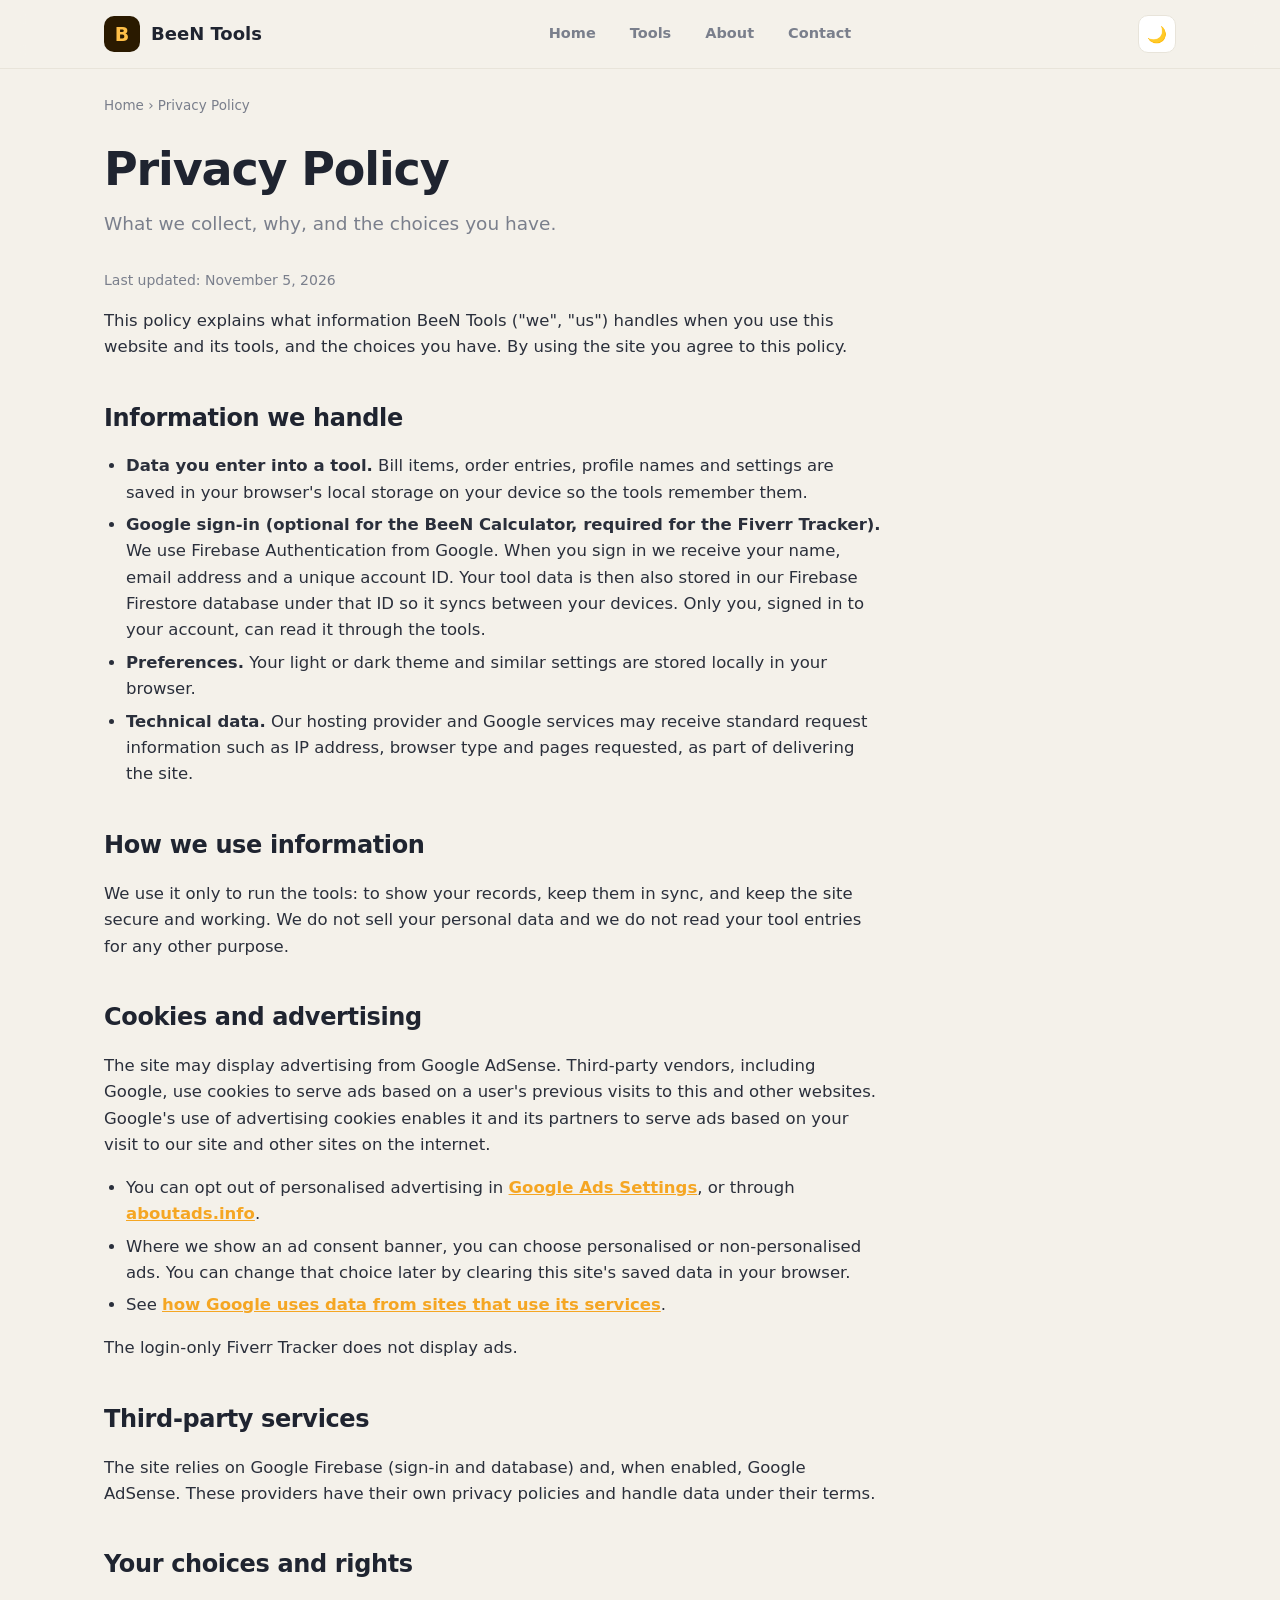
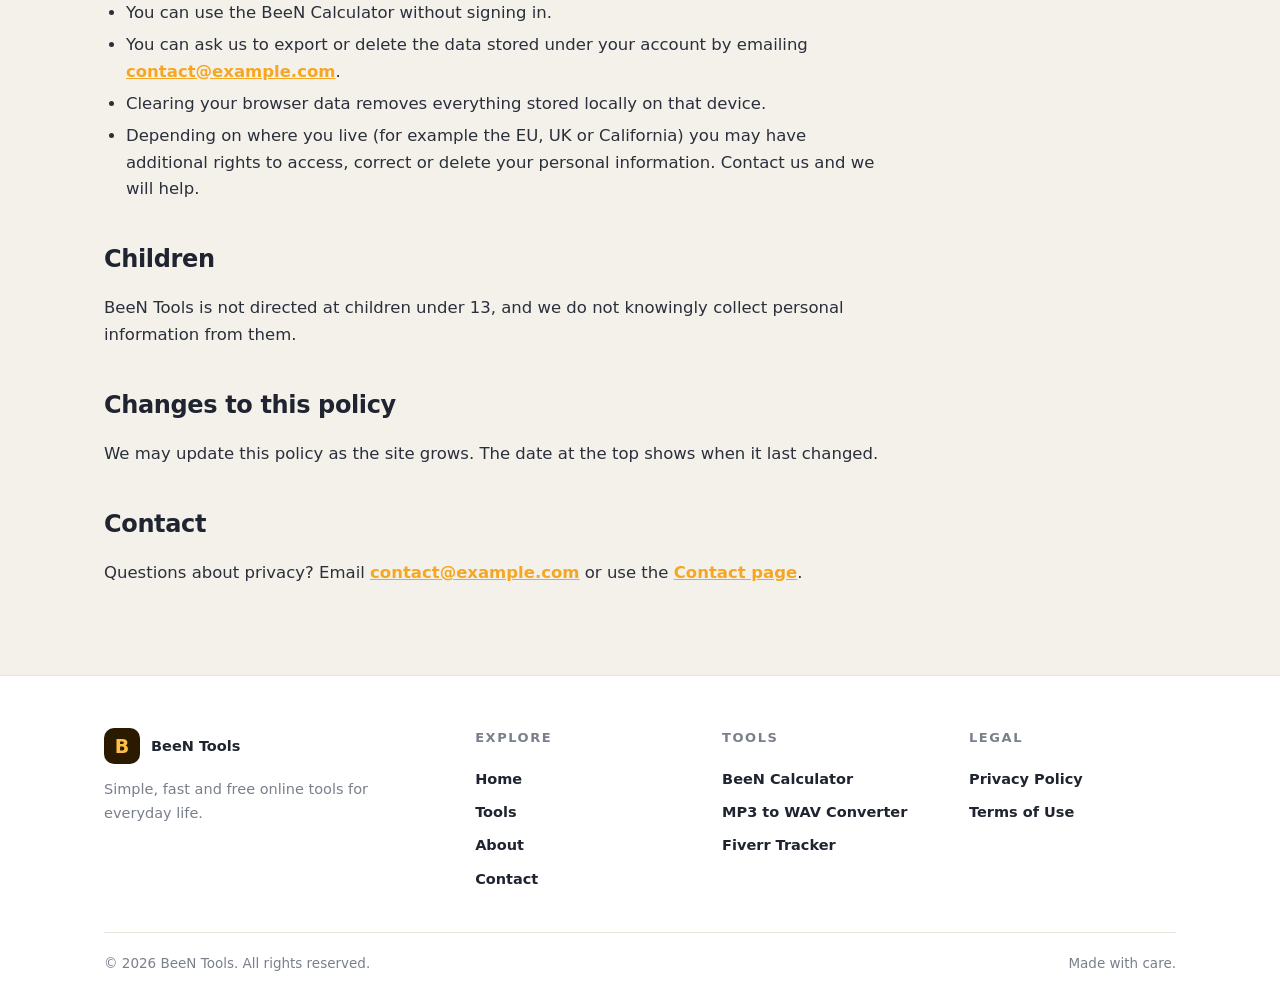
<file: privacy/index.html>
<!DOCTYPE html>
<html lang="en">
<head>
<meta charset="UTF-8">
<meta name="viewport" content="width=device-width, initial-scale=1">
<title>Privacy Policy – BeeN Tools</title>
<meta name="description" content="How BeeN Tools handles your data: local storage, optional Google sign-in with Firebase, cookies and Google AdSense advertising, and your choices.">
<meta name="robots" content="index,follow,max-image-preview:large">
<link rel="canonical" href="https://muzammilj.github.io/BeeN_Tools/privacy/">
<meta name="theme-color" content="#f5a623">
<link rel="icon" href="../favicon.svg" type="image/svg+xml">
<link rel="apple-touch-icon" href="../apple-touch-icon.png">
<meta property="og:type" content="website">
<meta property="og:site_name" content="BeeN Tools">
<meta property="og:title" content="Privacy Policy – BeeN Tools">
<meta property="og:description" content="How BeeN Tools handles your data: local storage, optional Google sign-in with Firebase, cookies and Google AdSense advertising, and your choices.">
<meta property="og:url" content="https://muzammilj.github.io/BeeN_Tools/privacy/">
<meta property="og:image" content="https://muzammilj.github.io/BeeN_Tools/og-image.png">
<meta name="twitter:card" content="summary_large_image">
<link rel="stylesheet" href="../assets/shared.css">
<link rel="stylesheet" href="../assets/page.css">
<script type="application/ld+json">[{"@context": "https://schema.org", "@type": "WebPage", "name": "Privacy Policy – BeeN Tools", "url": "https://muzammilj.github.io/BeeN_Tools/privacy/", "description": "How BeeN Tools handles your data: local storage, optional Google sign-in with Firebase, cookies and Google AdSense advertising, and your choices.", "isPartOf": {"@type": "WebSite", "name": "BeeN Tools", "url": "https://muzammilj.github.io/BeeN_Tools/"}}, {"@context": "https://schema.org", "@type": "BreadcrumbList", "itemListElement": [{"@type": "ListItem", "position": 1, "name": "Home", "item": "https://muzammilj.github.io/BeeN_Tools/"}, {"@type": "ListItem", "position": 2, "name": "Privacy Policy", "item": "https://muzammilj.github.io/BeeN_Tools/privacy/"}]}]</script>
</head>
<body>
<header class="top">
  <div class="wrap bar">
    <a class="brand" href="../"><div class="logo">B</div>BeeN Tools</a>
    <nav class="links">
      <a href="../">Home</a>
      <a href="../#tools">Tools</a>
      <a href="../about/">About</a>
      <a href="../contact/">Contact</a>
    </nav>
    <button class="theme" id="themeBtn" title="Dark / Light" aria-label="Toggle dark or light theme" onclick="BeeN.toggleTheme(this)">🌙</button>
  </div>
</header>
<main>
  <div class="wrap">
    <nav class="crumbs" aria-label="Breadcrumb"><a href="../">Home</a> › Privacy Policy</nav>
    <article class="prose">
      <h1>Privacy Policy</h1>
      <p class="lead">What we collect, why, and the choices you have.</p>
      <p class="upd">Last updated: November 5, 2026</p>
      <p>This policy explains what information BeeN Tools ("we", "us") handles when you use this website and its tools, and the choices you have. By using the site you agree to this policy.</p>

      <h2>Information we handle</h2>
      <ul>
        <li><b>Data you enter into a tool.</b> Bill items, order entries, profile names and settings are saved in your browser's local storage on your device so the tools remember them.</li>
        <li><b>Google sign-in (optional for the BeeN Calculator, required for the Fiverr Tracker).</b> We use Firebase Authentication from Google. When you sign in we receive your name, email address and a unique account ID. Your tool data is then also stored in our Firebase Firestore database under that ID so it syncs between your devices. Only you, signed in to your account, can read it through the tools.</li>
        <li><b>Preferences.</b> Your light or dark theme and similar settings are stored locally in your browser.</li>
        <li><b>Technical data.</b> Our hosting provider and Google services may receive standard request information such as IP address, browser type and pages requested, as part of delivering the site.</li>
      </ul>

      <h2>How we use information</h2>
      <p>We use it only to run the tools: to show your records, keep them in sync, and keep the site secure and working. We do not sell your personal data and we do not read your tool entries for any other purpose.</p>

      <h2>Cookies and advertising</h2>
      <p>The site may display advertising from Google AdSense. Third-party vendors, including Google, use cookies to serve ads based on a user's previous visits to this and other websites. Google's use of advertising cookies enables it and its partners to serve ads based on your visit to our site and other sites on the internet.</p>
      <ul>
        <li>You can opt out of personalised advertising in <a href="https://adssettings.google.com" target="_blank" rel="noopener">Google Ads Settings</a>, or through <a href="https://www.aboutads.info" target="_blank" rel="noopener">aboutads.info</a>.</li>
        <li>Where we show an ad consent banner, you can choose personalised or non-personalised ads. You can change that choice later by clearing this site's saved data in your browser.</li>
        <li>See <a href="https://policies.google.com/technologies/ads" target="_blank" rel="noopener">how Google uses data from sites that use its services</a>.</li>
      </ul>
      <p>The login-only Fiverr Tracker does not display ads.</p>

      <h2>Third-party services</h2>
      <p>The site relies on Google Firebase (sign-in and database) and, when enabled, Google AdSense. These providers have their own privacy policies and handle data under their terms.</p>

      <h2>Your choices and rights</h2>
      <ul>
        <li>You can use the BeeN Calculator without signing in.</li>
        <li>You can ask us to export or delete the data stored under your account by emailing <a href="mailto:contact@example.com">contact@example.com</a>.</li>
        <li>Clearing your browser data removes everything stored locally on that device.</li>
        <li>Depending on where you live (for example the EU, UK or California) you may have additional rights to access, correct or delete your personal information. Contact us and we will help.</li>
      </ul>

      <h2>Children</h2>
      <p>BeeN Tools is not directed at children under 13, and we do not knowingly collect personal information from them.</p>

      <h2>Changes to this policy</h2>
      <p>We may update this policy as the site grows. The date at the top shows when it last changed.</p>

      <h2>Contact</h2>
      <p>Questions about privacy? Email <a href="mailto:contact@example.com">contact@example.com</a> or use the <a href="../contact/">Contact page</a>.</p>
    </article>
  </div>
</main>
<footer>
  <div class="wrap">
    <div class="f-grid">
      <div>
        <a class="brand" href="../" style="padding:0"><div class="logo">B</div>BeeN Tools</a>
        <p>Simple, fast and free online tools for everyday life.</p>
      </div>
      <div>
        <h4>Explore</h4>
        <a href="../">Home</a>
        <a href="../#tools">Tools</a>
        <a href="../about/">About</a>
        <a href="../contact/">Contact</a>
      </div>
      <div>
        <h4>Tools</h4>
        <a href="../bill-calculator/">BeeN Calculator</a>
        <a href="../mp3-to-wav/">MP3 to WAV Converter</a>
        <a href="../fiverr-tracker/">Fiverr Tracker</a>
      </div>
      <div>
        <h4>Legal</h4>
        <a href="../privacy/">Privacy Policy</a>
        <a href="../terms/">Terms of Use</a>
      </div>
    </div>
    <div class="copy"><span>© <span id="yr"></span> BeeN Tools. All rights reserved.</span><span>Made with care.</span></div>
  </div>
</footer>
<script src="../assets/shared.js"></script>
<script>BeeN.initTheme(document.getElementById('themeBtn'));document.getElementById('yr').textContent=new Date().getFullYear();</script>
</body>
</html>
</file>
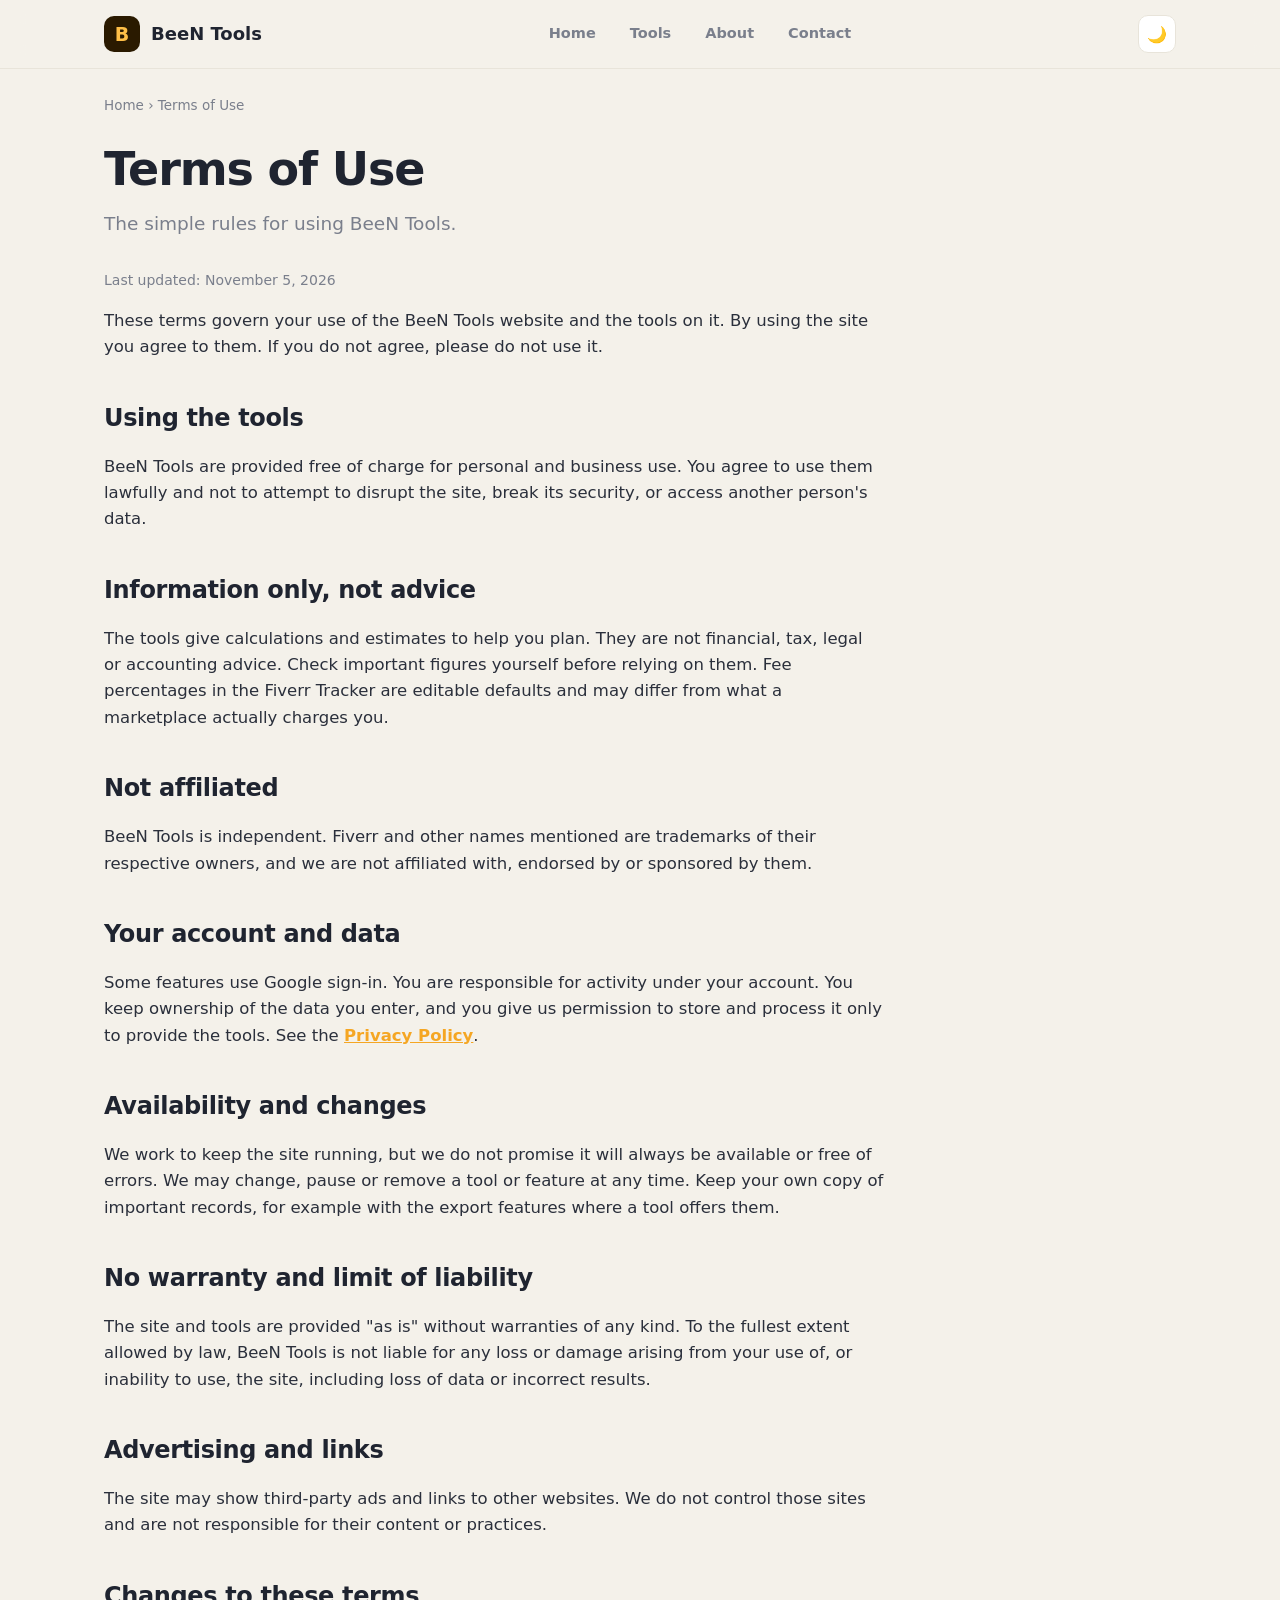
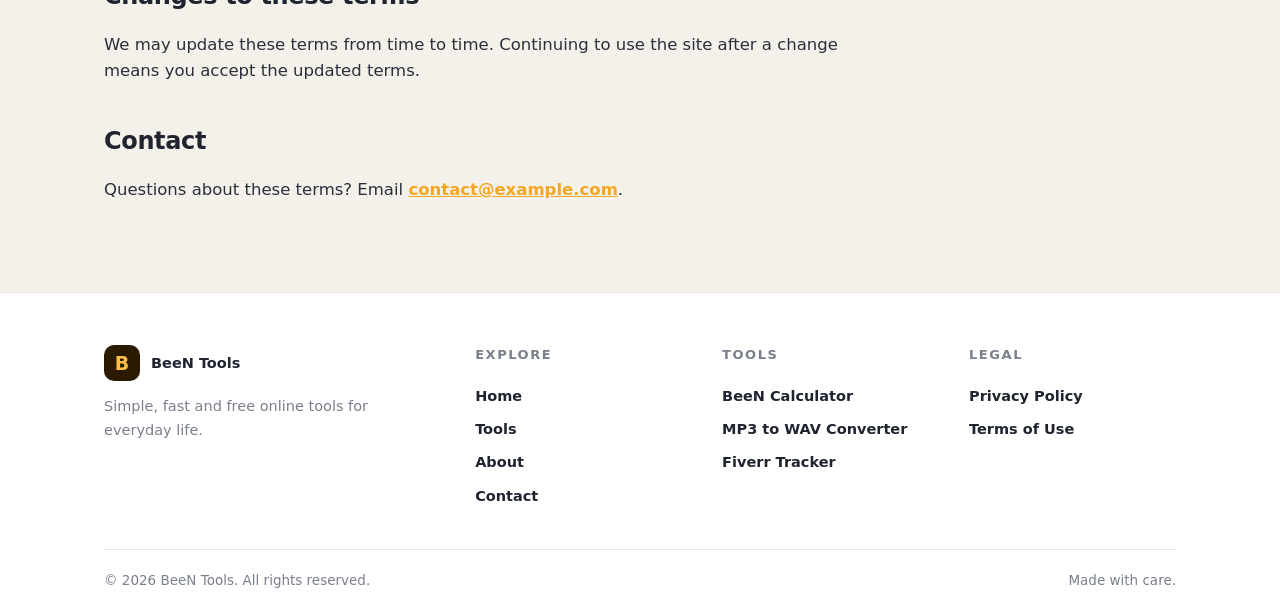
<file: terms/index.html>
<!DOCTYPE html>
<html lang="en">
<head>
<meta charset="UTF-8">
<meta name="viewport" content="width=device-width, initial-scale=1">
<title>Terms of Use – BeeN Tools</title>
<meta name="description" content="The terms for using BeeN Tools: acceptable use, no financial advice, no warranty, account and data, and how we may change the service.">
<meta name="robots" content="index,follow,max-image-preview:large">
<link rel="canonical" href="https://muzammilj.github.io/BeeN_Tools/terms/">
<meta name="theme-color" content="#f5a623">
<link rel="icon" href="../favicon.svg" type="image/svg+xml">
<link rel="apple-touch-icon" href="../apple-touch-icon.png">
<meta property="og:type" content="website">
<meta property="og:site_name" content="BeeN Tools">
<meta property="og:title" content="Terms of Use – BeeN Tools">
<meta property="og:description" content="The terms for using BeeN Tools: acceptable use, no financial advice, no warranty, account and data, and how we may change the service.">
<meta property="og:url" content="https://muzammilj.github.io/BeeN_Tools/terms/">
<meta property="og:image" content="https://muzammilj.github.io/BeeN_Tools/og-image.png">
<meta name="twitter:card" content="summary_large_image">
<link rel="stylesheet" href="../assets/shared.css">
<link rel="stylesheet" href="../assets/page.css">
<script type="application/ld+json">[{"@context": "https://schema.org", "@type": "WebPage", "name": "Terms of Use – BeeN Tools", "url": "https://muzammilj.github.io/BeeN_Tools/terms/", "description": "The terms for using BeeN Tools: acceptable use, no financial advice, no warranty, account and data, and how we may change the service.", "isPartOf": {"@type": "WebSite", "name": "BeeN Tools", "url": "https://muzammilj.github.io/BeeN_Tools/"}}, {"@context": "https://schema.org", "@type": "BreadcrumbList", "itemListElement": [{"@type": "ListItem", "position": 1, "name": "Home", "item": "https://muzammilj.github.io/BeeN_Tools/"}, {"@type": "ListItem", "position": 2, "name": "Terms of Use", "item": "https://muzammilj.github.io/BeeN_Tools/terms/"}]}]</script>
</head>
<body>
<header class="top">
  <div class="wrap bar">
    <a class="brand" href="../"><div class="logo">B</div>BeeN Tools</a>
    <nav class="links">
      <a href="../">Home</a>
      <a href="../#tools">Tools</a>
      <a href="../about/">About</a>
      <a href="../contact/">Contact</a>
    </nav>
    <button class="theme" id="themeBtn" title="Dark / Light" aria-label="Toggle dark or light theme" onclick="BeeN.toggleTheme(this)">🌙</button>
  </div>
</header>
<main>
  <div class="wrap">
    <nav class="crumbs" aria-label="Breadcrumb"><a href="../">Home</a> › Terms of Use</nav>
    <article class="prose">
      <h1>Terms of Use</h1>
      <p class="lead">The simple rules for using BeeN Tools.</p>
      <p class="upd">Last updated: November 5, 2026</p>
      <p>These terms govern your use of the BeeN Tools website and the tools on it. By using the site you agree to them. If you do not agree, please do not use it.</p>

      <h2>Using the tools</h2>
      <p>BeeN Tools are provided free of charge for personal and business use. You agree to use them lawfully and not to attempt to disrupt the site, break its security, or access another person's data.</p>

      <h2>Information only, not advice</h2>
      <p>The tools give calculations and estimates to help you plan. They are not financial, tax, legal or accounting advice. Check important figures yourself before relying on them. Fee percentages in the Fiverr Tracker are editable defaults and may differ from what a marketplace actually charges you.</p>

      <h2>Not affiliated</h2>
      <p>BeeN Tools is independent. Fiverr and other names mentioned are trademarks of their respective owners, and we are not affiliated with, endorsed by or sponsored by them.</p>

      <h2>Your account and data</h2>
      <p>Some features use Google sign-in. You are responsible for activity under your account. You keep ownership of the data you enter, and you give us permission to store and process it only to provide the tools. See the <a href="../privacy/">Privacy Policy</a>.</p>

      <h2>Availability and changes</h2>
      <p>We work to keep the site running, but we do not promise it will always be available or free of errors. We may change, pause or remove a tool or feature at any time. Keep your own copy of important records, for example with the export features where a tool offers them.</p>

      <h2>No warranty and limit of liability</h2>
      <p>The site and tools are provided "as is" without warranties of any kind. To the fullest extent allowed by law, BeeN Tools is not liable for any loss or damage arising from your use of, or inability to use, the site, including loss of data or incorrect results.</p>

      <h2>Advertising and links</h2>
      <p>The site may show third-party ads and links to other websites. We do not control those sites and are not responsible for their content or practices.</p>

      <h2>Changes to these terms</h2>
      <p>We may update these terms from time to time. Continuing to use the site after a change means you accept the updated terms.</p>

      <h2>Contact</h2>
      <p>Questions about these terms? Email <a href="mailto:contact@example.com">contact@example.com</a>.</p>
    </article>
  </div>
</main>
<footer>
  <div class="wrap">
    <div class="f-grid">
      <div>
        <a class="brand" href="../" style="padding:0"><div class="logo">B</div>BeeN Tools</a>
        <p>Simple, fast and free online tools for everyday life.</p>
      </div>
      <div>
        <h4>Explore</h4>
        <a href="../">Home</a>
        <a href="../#tools">Tools</a>
        <a href="../about/">About</a>
        <a href="../contact/">Contact</a>
      </div>
      <div>
        <h4>Tools</h4>
        <a href="../bill-calculator/">BeeN Calculator</a>
        <a href="../mp3-to-wav/">MP3 to WAV Converter</a>
        <a href="../fiverr-tracker/">Fiverr Tracker</a>
      </div>
      <div>
        <h4>Legal</h4>
        <a href="../privacy/">Privacy Policy</a>
        <a href="../terms/">Terms of Use</a>
      </div>
    </div>
    <div class="copy"><span>© <span id="yr"></span> BeeN Tools. All rights reserved.</span><span>Made with care.</span></div>
  </div>
</footer>
<script src="../assets/shared.js"></script>
<script>BeeN.initTheme(document.getElementById('themeBtn'));document.getElementById('yr').textContent=new Date().getFullYear();</script>
</body>
</html>
</file>
<file: assets/shared.css>
/* BeeN Tools — shared design tokens & base styles (used by every page) */
:root{
  --bg:#f4f1ea; --card:#ffffff; --ink:#1f2430; --muted:#7a7f8c; --line:#e8e4da;
  --field:#faf8f3; --accent:#f5a623; --accent-ink:#3a2600; --shadow:0 10px 30px rgba(40,30,10,.10);
  --glow:rgba(245,166,35,.18);
}
[data-theme="dark"]{
  --bg:#14161c; --card:#1d2029; --ink:#eef0f5; --muted:#8e94a3; --line:#2c303c;
  --field:#252936; --accent:#f5b53f; --accent-ink:#2a1c00; --shadow:0 10px 30px rgba(0,0,0,.45);
  --glow:rgba(245,181,63,.14);
}
*{box-sizing:border-box}
body{margin:0;font-family:system-ui,-apple-system,"Segoe UI",Roboto,sans-serif;background:var(--bg);color:var(--ink);transition:background .25s,color .25s}
.logo{width:42px;height:42px;border-radius:12px;background:#2a1a00;color:#ffbf47;display:grid;place-items:center;font-weight:800;font-size:22px}
</file>
<file: assets/page.css>
/* BeeN Tools — shared layout for info pages (About, Contact, Privacy, Terms) */
html{scroll-behavior:smooth}
body{min-height:100vh;display:flex;flex-direction:column;line-height:1.6}
a{color:inherit}
.wrap{width:100%;max-width:1120px;margin:0 auto;padding:0 24px}
header.top{position:sticky;top:0;z-index:20;background:color-mix(in srgb,var(--bg) 86%,transparent);backdrop-filter:blur(12px);-webkit-backdrop-filter:blur(12px);border-bottom:1px solid var(--line)}
.bar{display:flex;align-items:center;justify-content:space-between;height:68px}
.brand{display:flex;align-items:center;gap:11px;text-decoration:none;font-weight:800;font-size:18px}
.brand .logo{width:36px;height:36px;font-size:19px;border-radius:10px}
.links{display:flex;align-items:center;gap:6px}
.links a{text-decoration:none;font-size:14.5px;font-weight:600;color:var(--muted);padding:8px 14px;border-radius:10px;transition:color .15s,background .15s}
.links a:hover,.links a.on{color:var(--ink);background:var(--field)}
.theme{border:1px solid var(--line);background:var(--card);color:var(--ink);width:38px;height:38px;border-radius:10px;font-size:16px;cursor:pointer}
.theme:hover{border-color:var(--accent)}
.btn{display:inline-flex;align-items:center;gap:8px;text-decoration:none;font-weight:700;font-size:15px;padding:12px 22px;border-radius:12px;background:var(--accent);color:var(--accent-ink);box-shadow:0 6px 18px var(--glow);transition:transform .15s}
.btn:hover{transform:translateY(-2px)}
main{flex:1}
.crumbs{font-size:13.5px;color:var(--muted);padding:26px 0 0}
.crumbs a{text-decoration:none}.crumbs a:hover{color:var(--accent)}
.prose{max-width:780px;padding:18px 0 72px}
.prose h1{font-size:clamp(32px,5vw,46px);letter-spacing:-.025em;line-height:1.15;margin:8px 0 14px}
.prose .lead{font-size:18.5px;color:var(--muted);margin:0 0 30px}
.prose h2{font-size:24px;letter-spacing:-.015em;margin:38px 0 10px}
.prose p,.prose li{font-size:16.5px;color:color-mix(in srgb,var(--ink) 88%,var(--muted))}
.prose ul{padding-left:22px}.prose li{margin:6px 0}
.prose a{color:var(--accent);font-weight:600}
.prose .note{padding:16px 18px;border:1px solid var(--line);background:var(--card);border-radius:14px;margin:22px 0}
.prose .upd{color:var(--muted);font-size:14px}
.cards{display:grid;grid-template-columns:1fr 1fr;gap:16px;margin:22px 0}
.cards a{display:block;text-decoration:none;padding:20px;border:1px solid var(--line);background:var(--card);border-radius:16px;color:var(--ink);font-weight:400;transition:transform .15s,border-color .15s}
.cards a:hover{transform:translateY(-3px);border-color:var(--accent)}
.cards b{display:block;font-size:17px;margin-bottom:4px}.cards span{color:var(--muted);font-size:14.5px}
footer{border-top:1px solid var(--line);background:var(--card);margin-top:auto}
.f-grid{display:grid;grid-template-columns:1.6fr 1fr 1fr 1fr;gap:40px;padding:52px 0 36px}
.f-grid p{color:var(--muted);font-size:14.5px;line-height:1.65;max-width:320px;margin:14px 0 0}
.f-grid h4{margin:0 0 14px;font-size:13px;text-transform:uppercase;letter-spacing:.12em;color:var(--muted)}
.f-grid a{display:block;text-decoration:none;font-size:14.5px;font-weight:600;padding:5px 0;color:var(--ink)}
.f-grid a.brand{display:flex}.f-grid a:hover{color:var(--accent)}
.copy{border-top:1px solid var(--line);padding:20px 0;display:flex;justify-content:space-between;flex-wrap:wrap;gap:10px;color:var(--muted);font-size:13.5px}
@media(max-width:860px){.links{display:none}.f-grid{grid-template-columns:1fr 1fr}.f-grid>div:first-child{grid-column:1/-1}.cards{grid-template-columns:1fr}}
</file>
